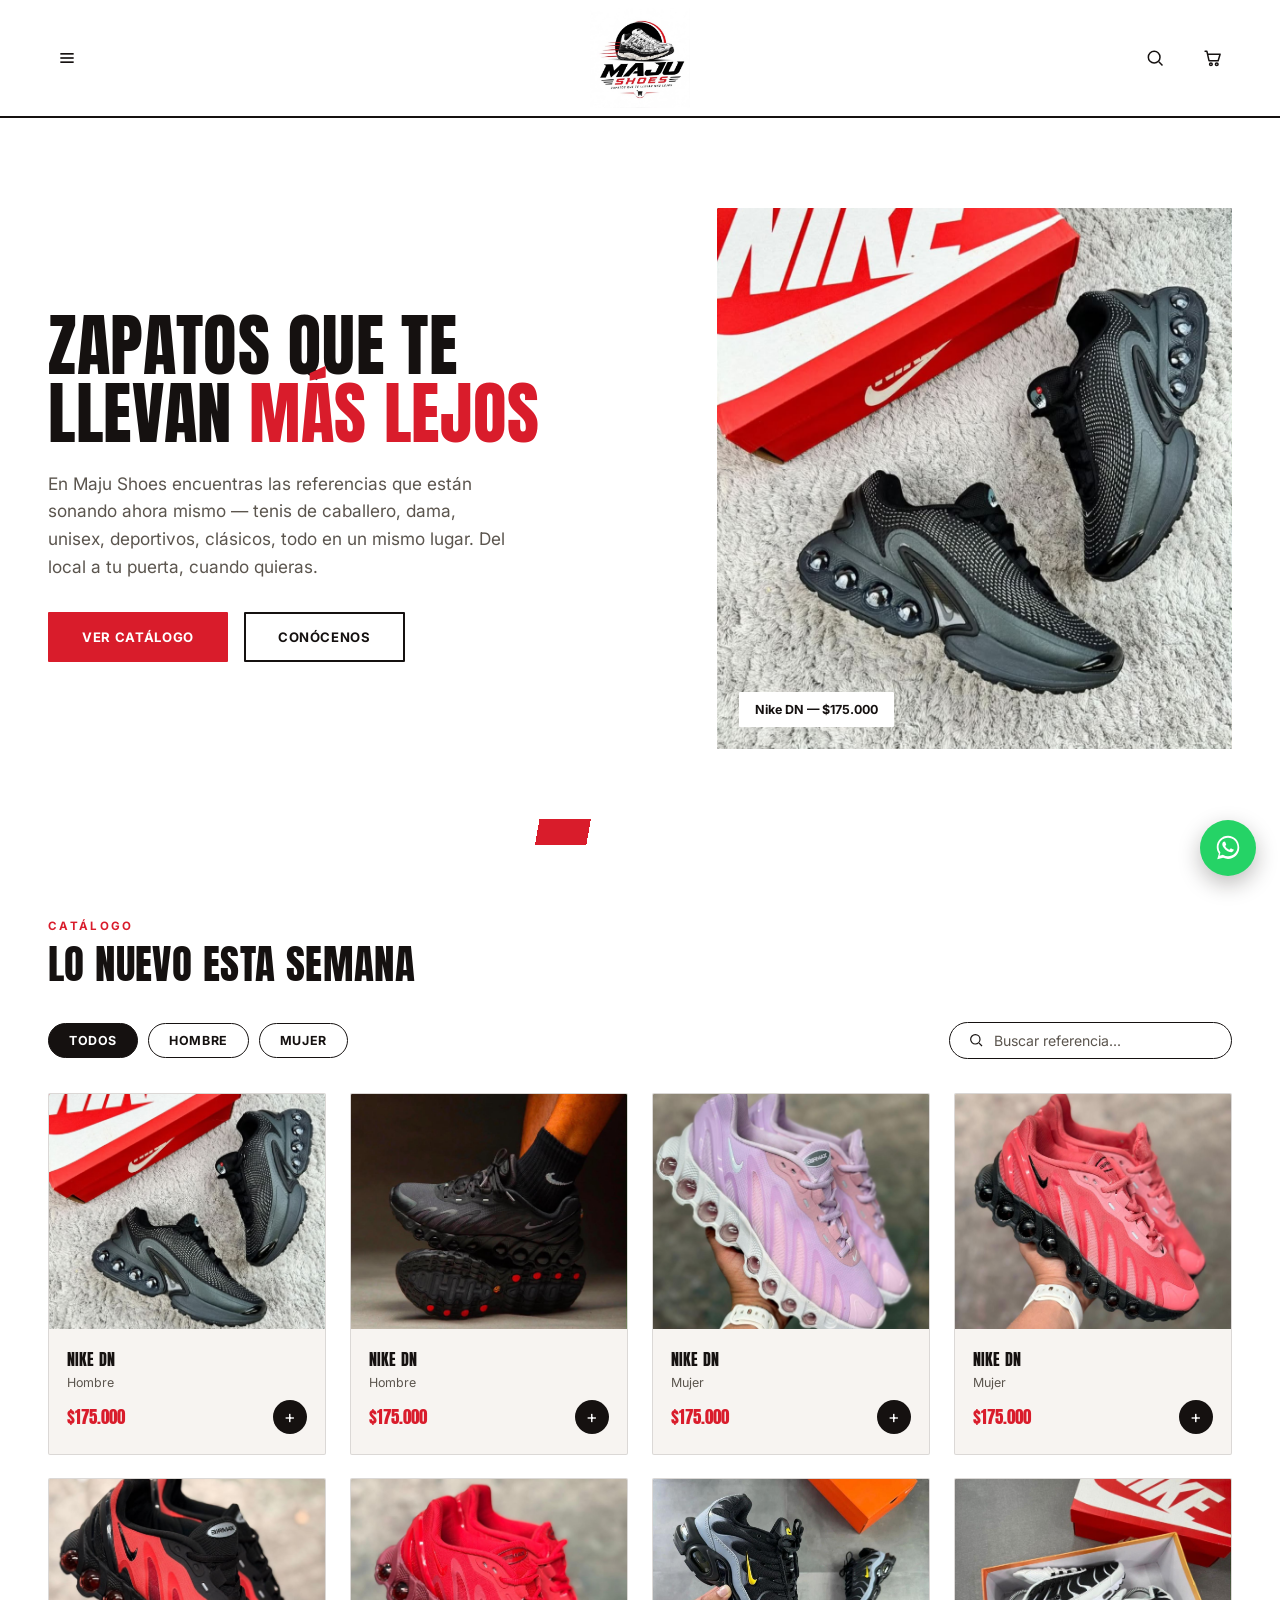
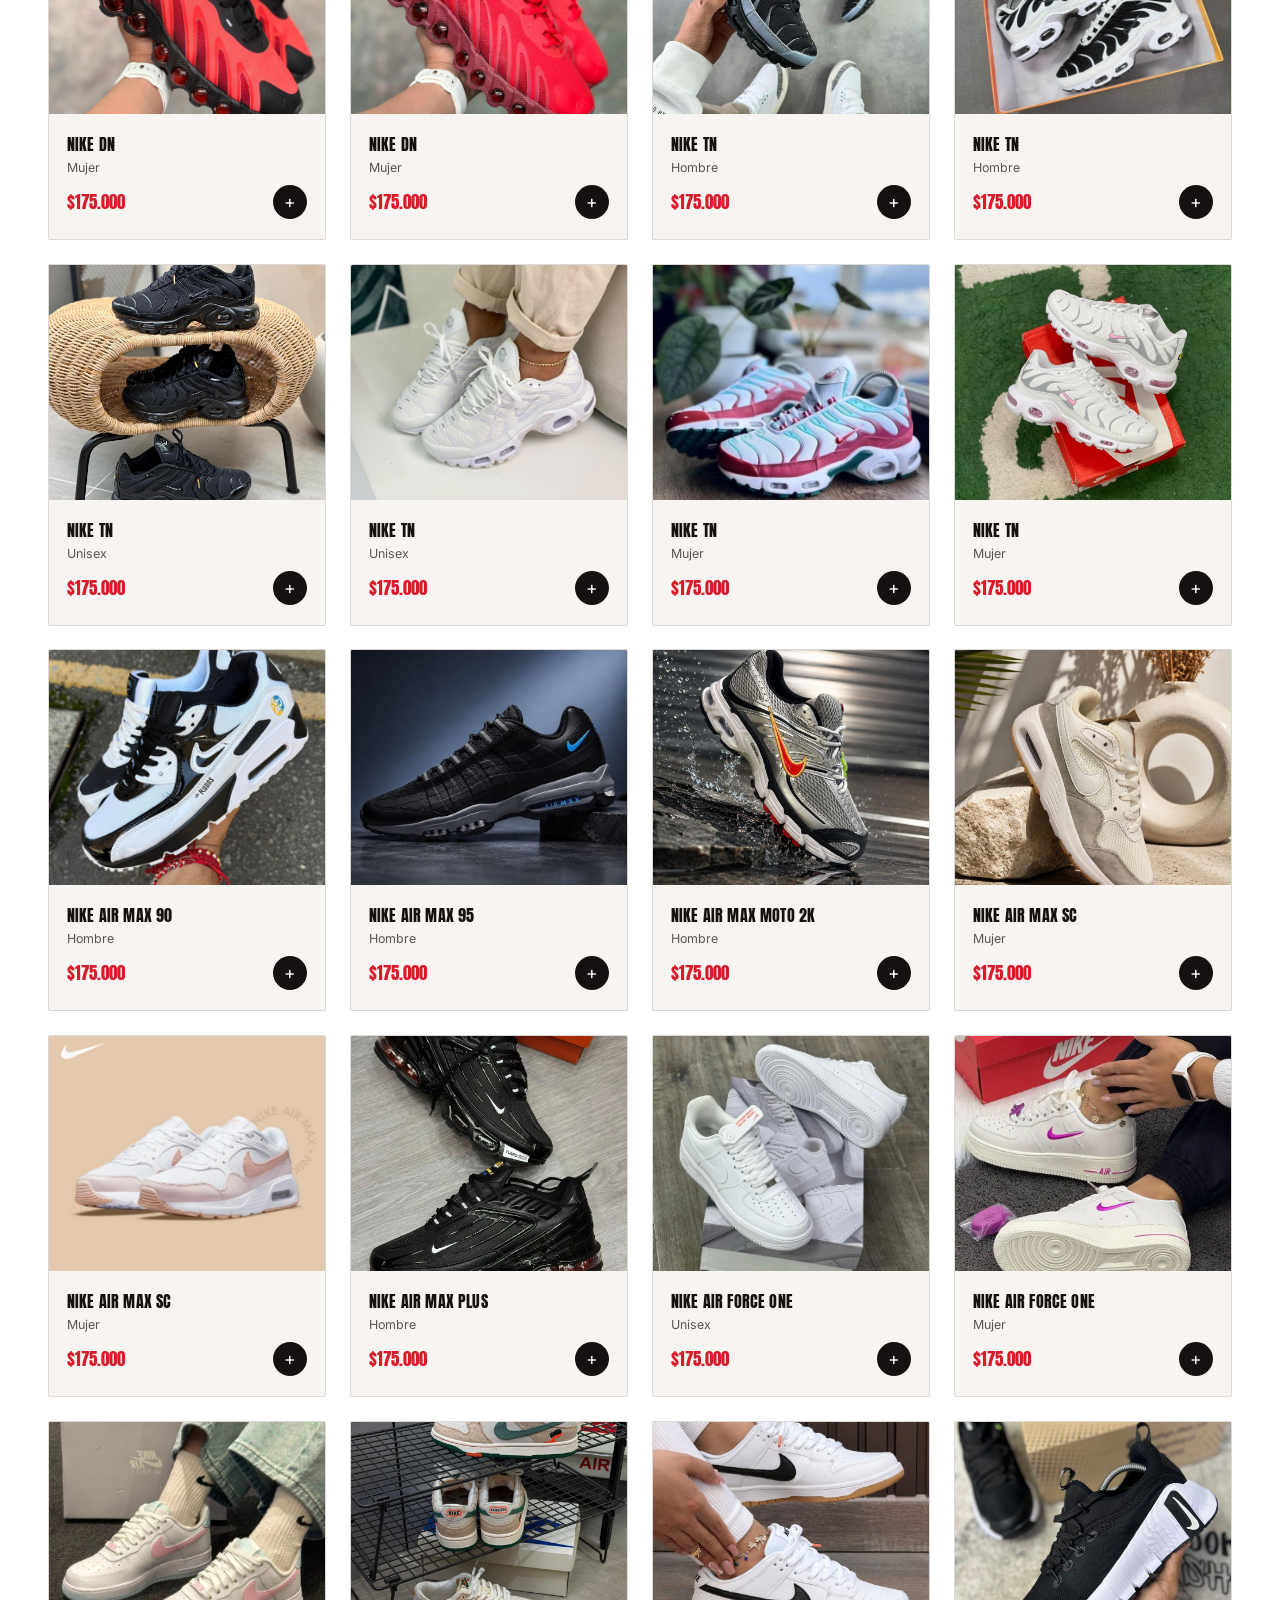
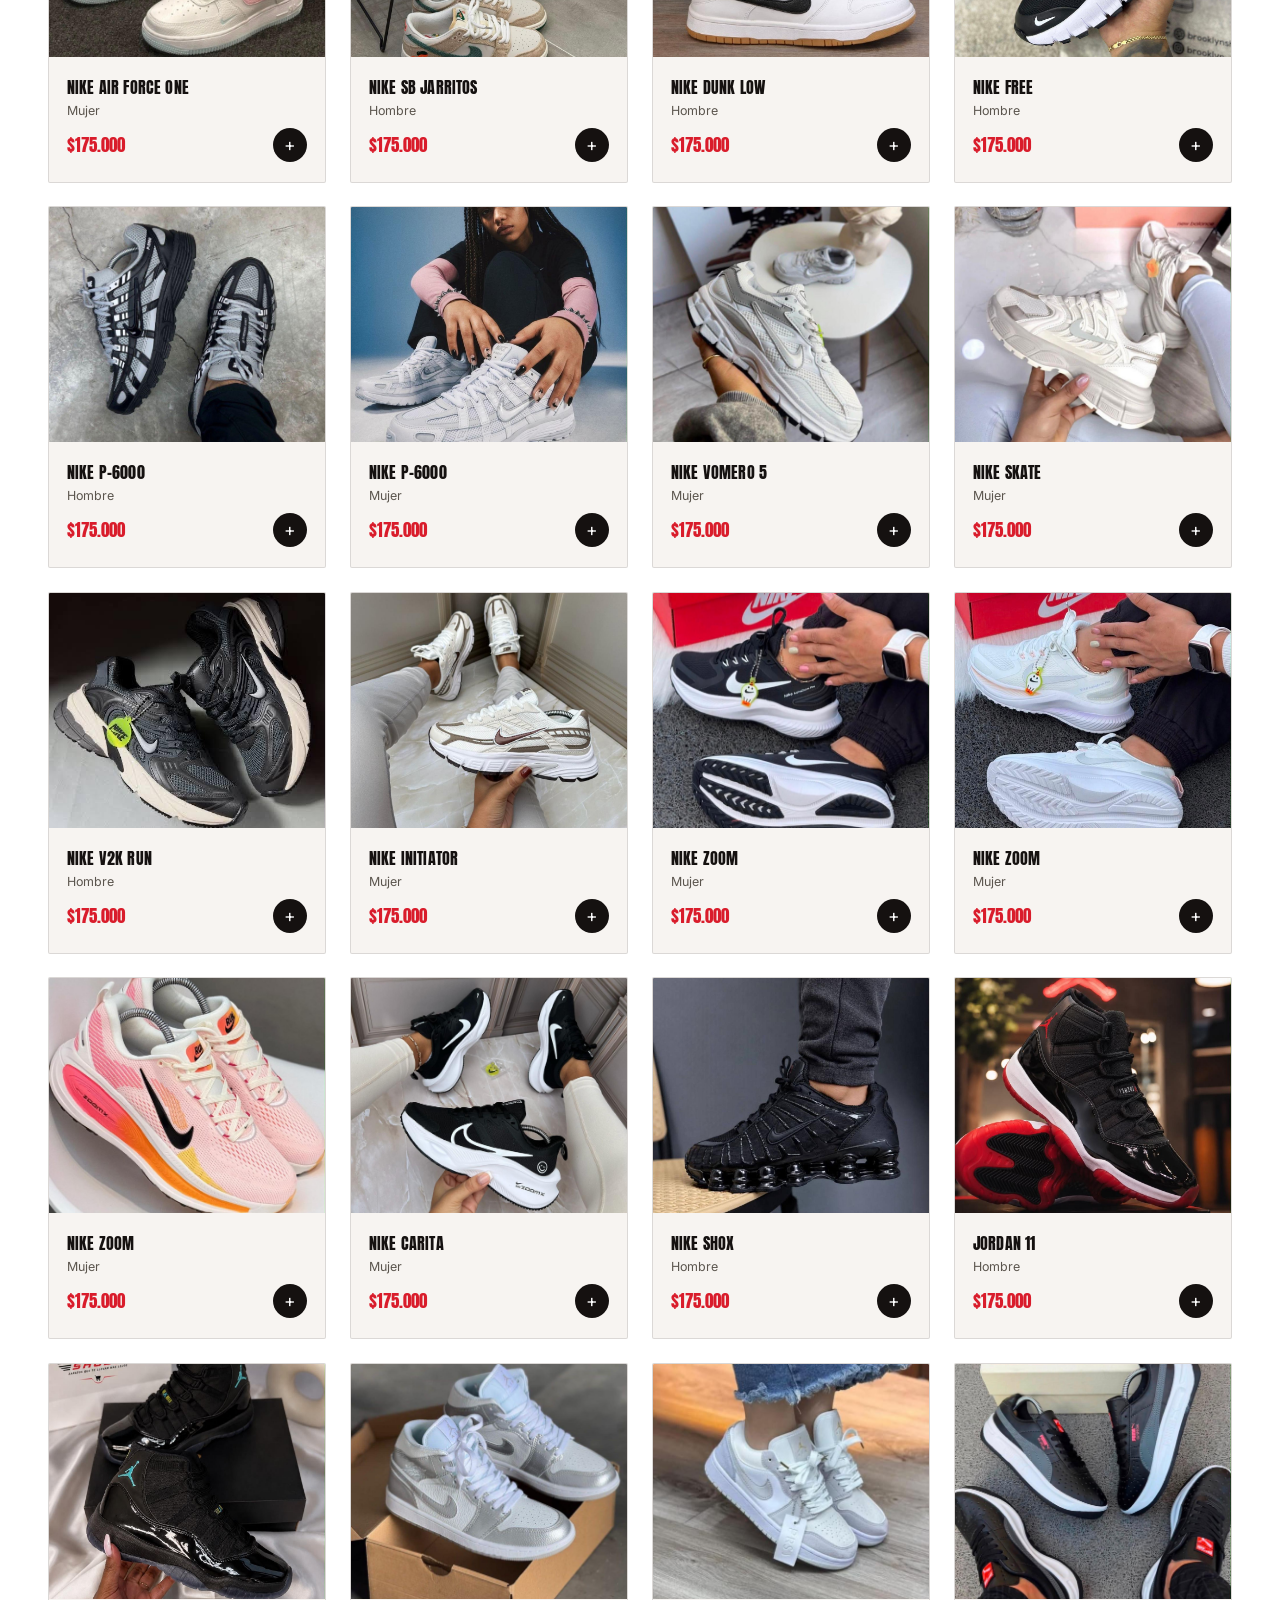
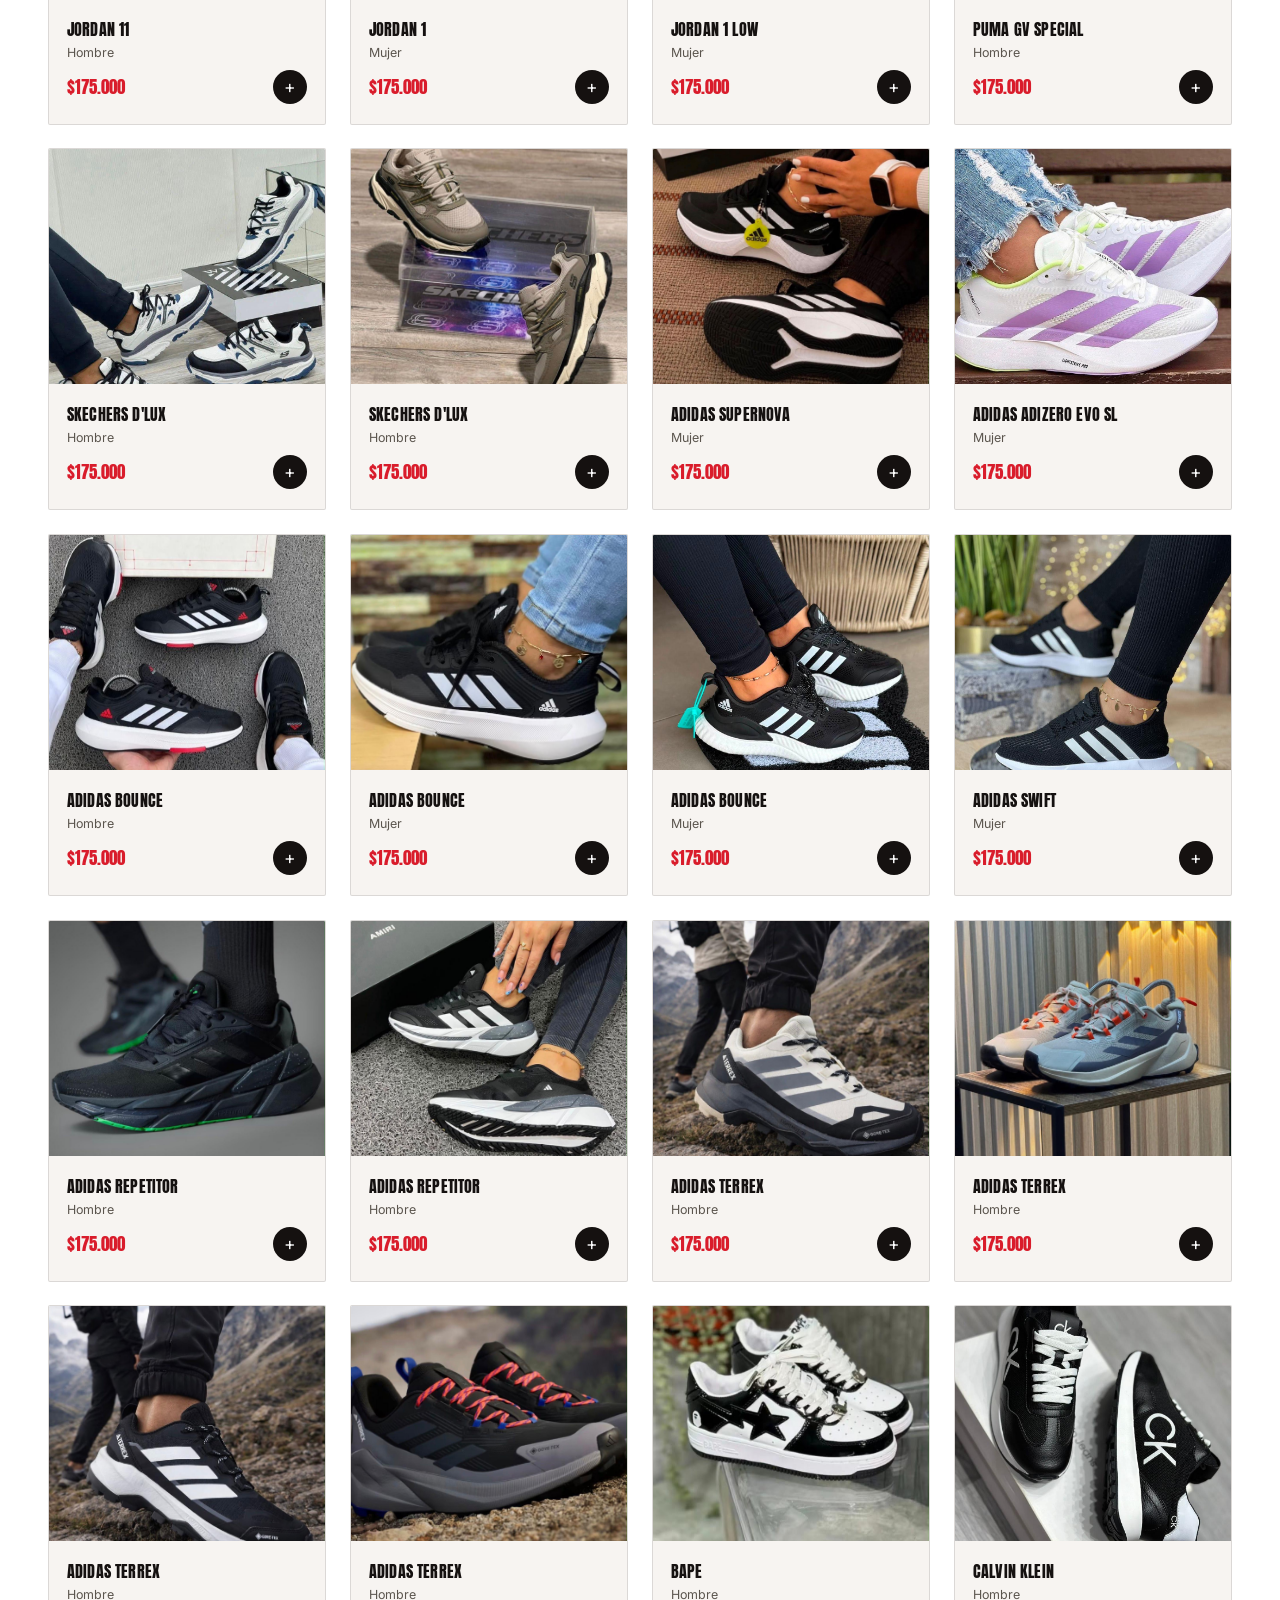
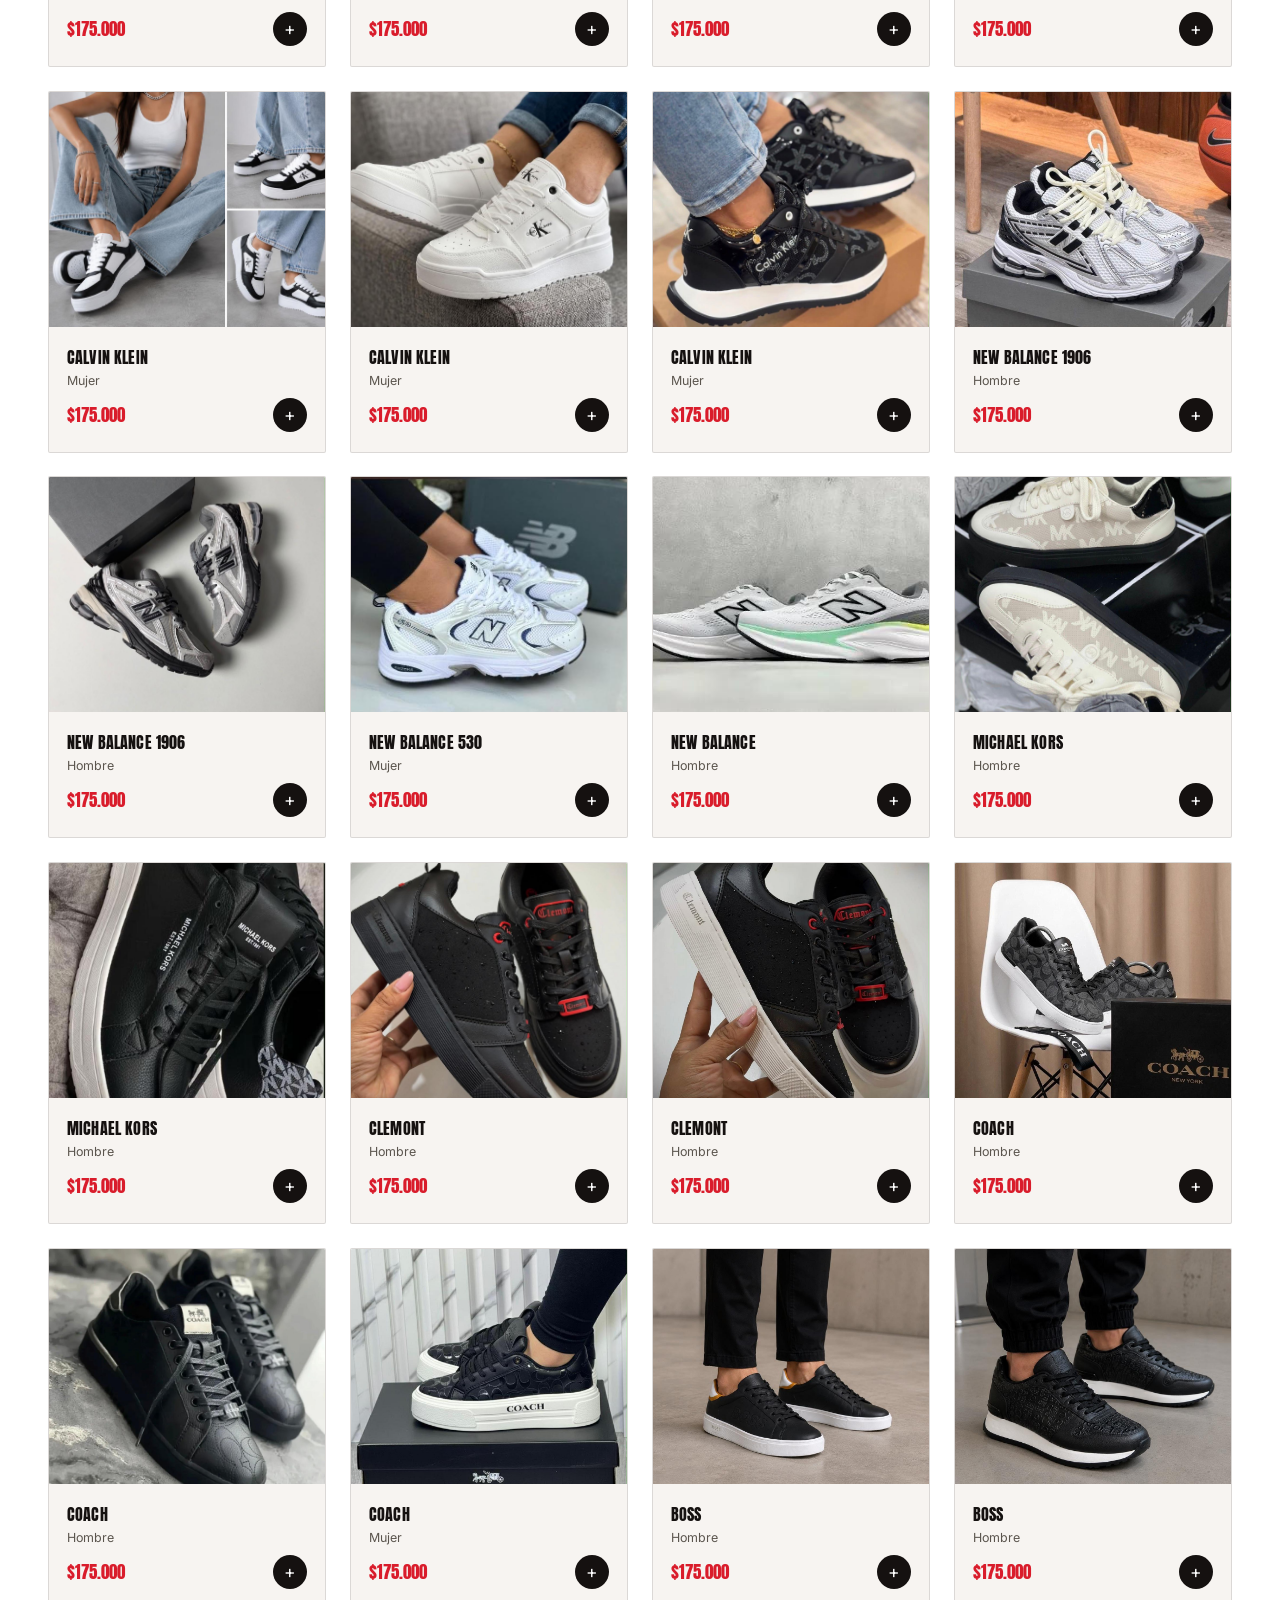
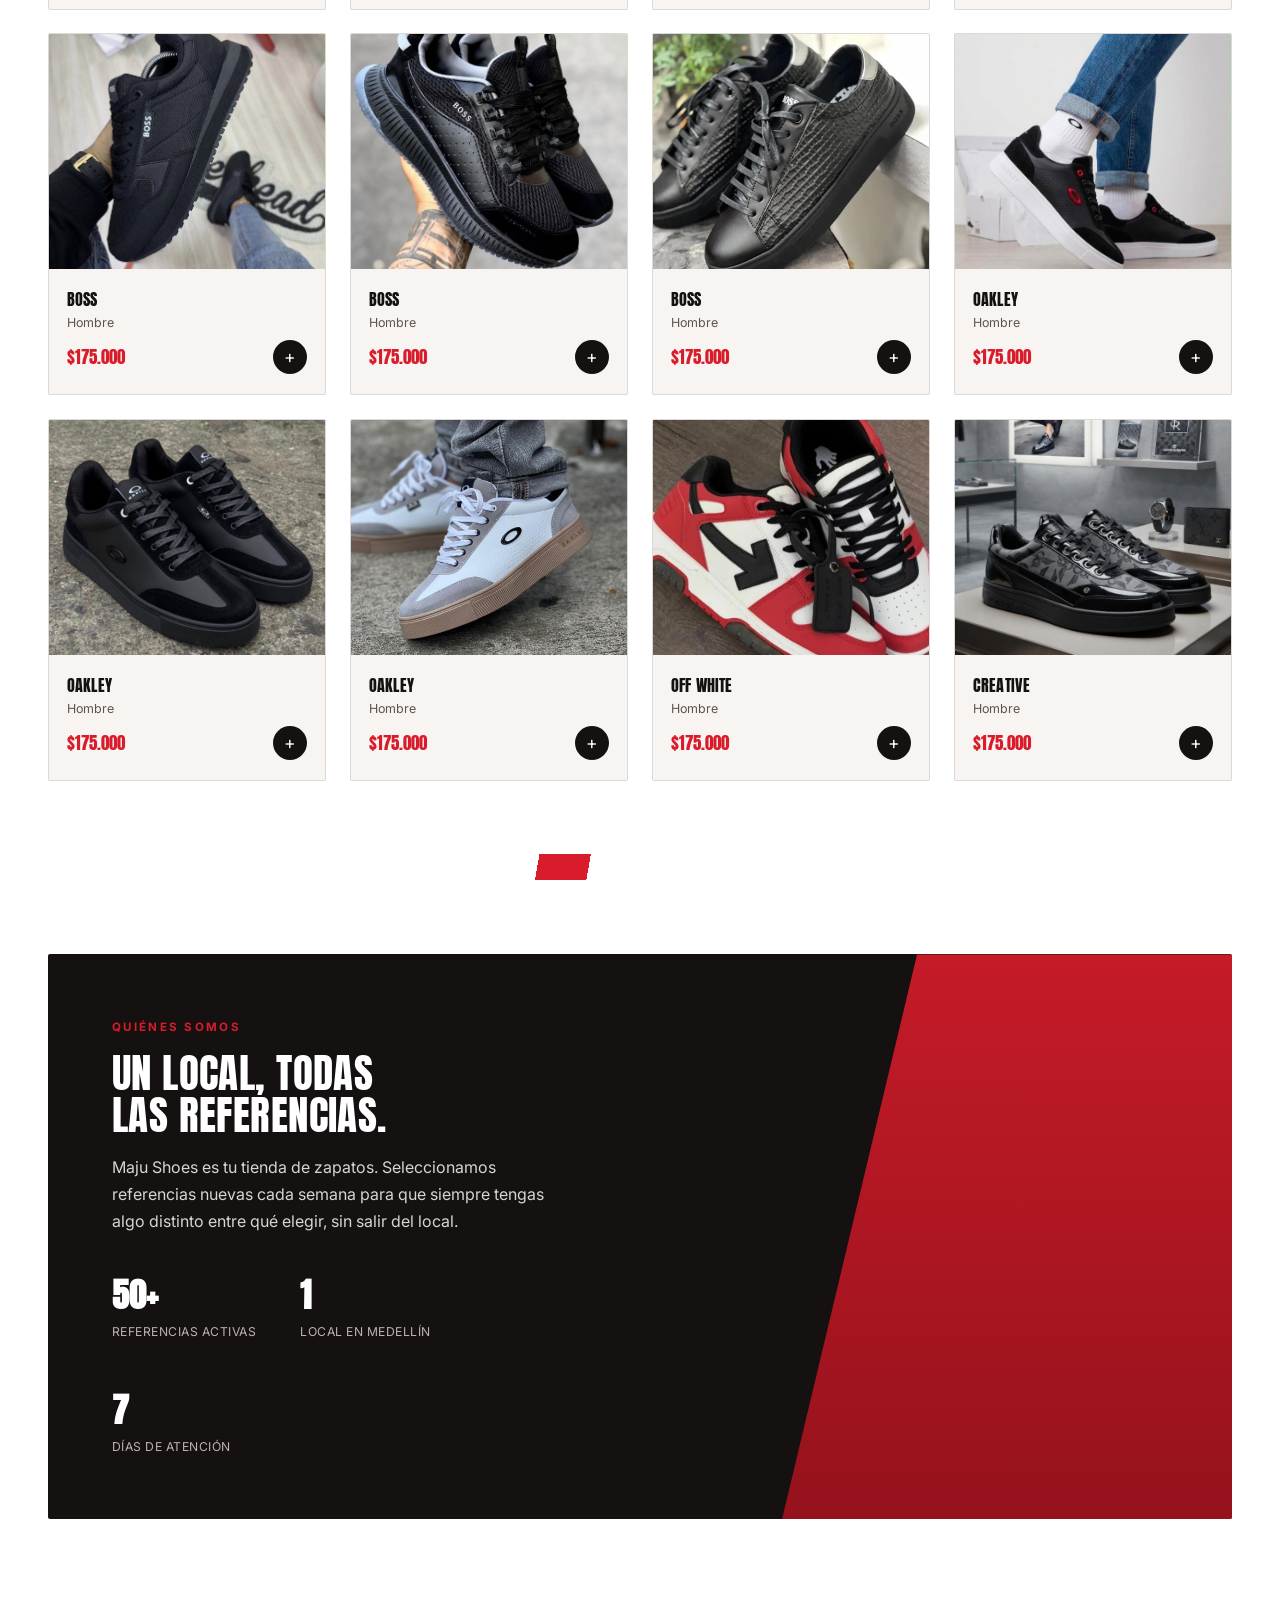
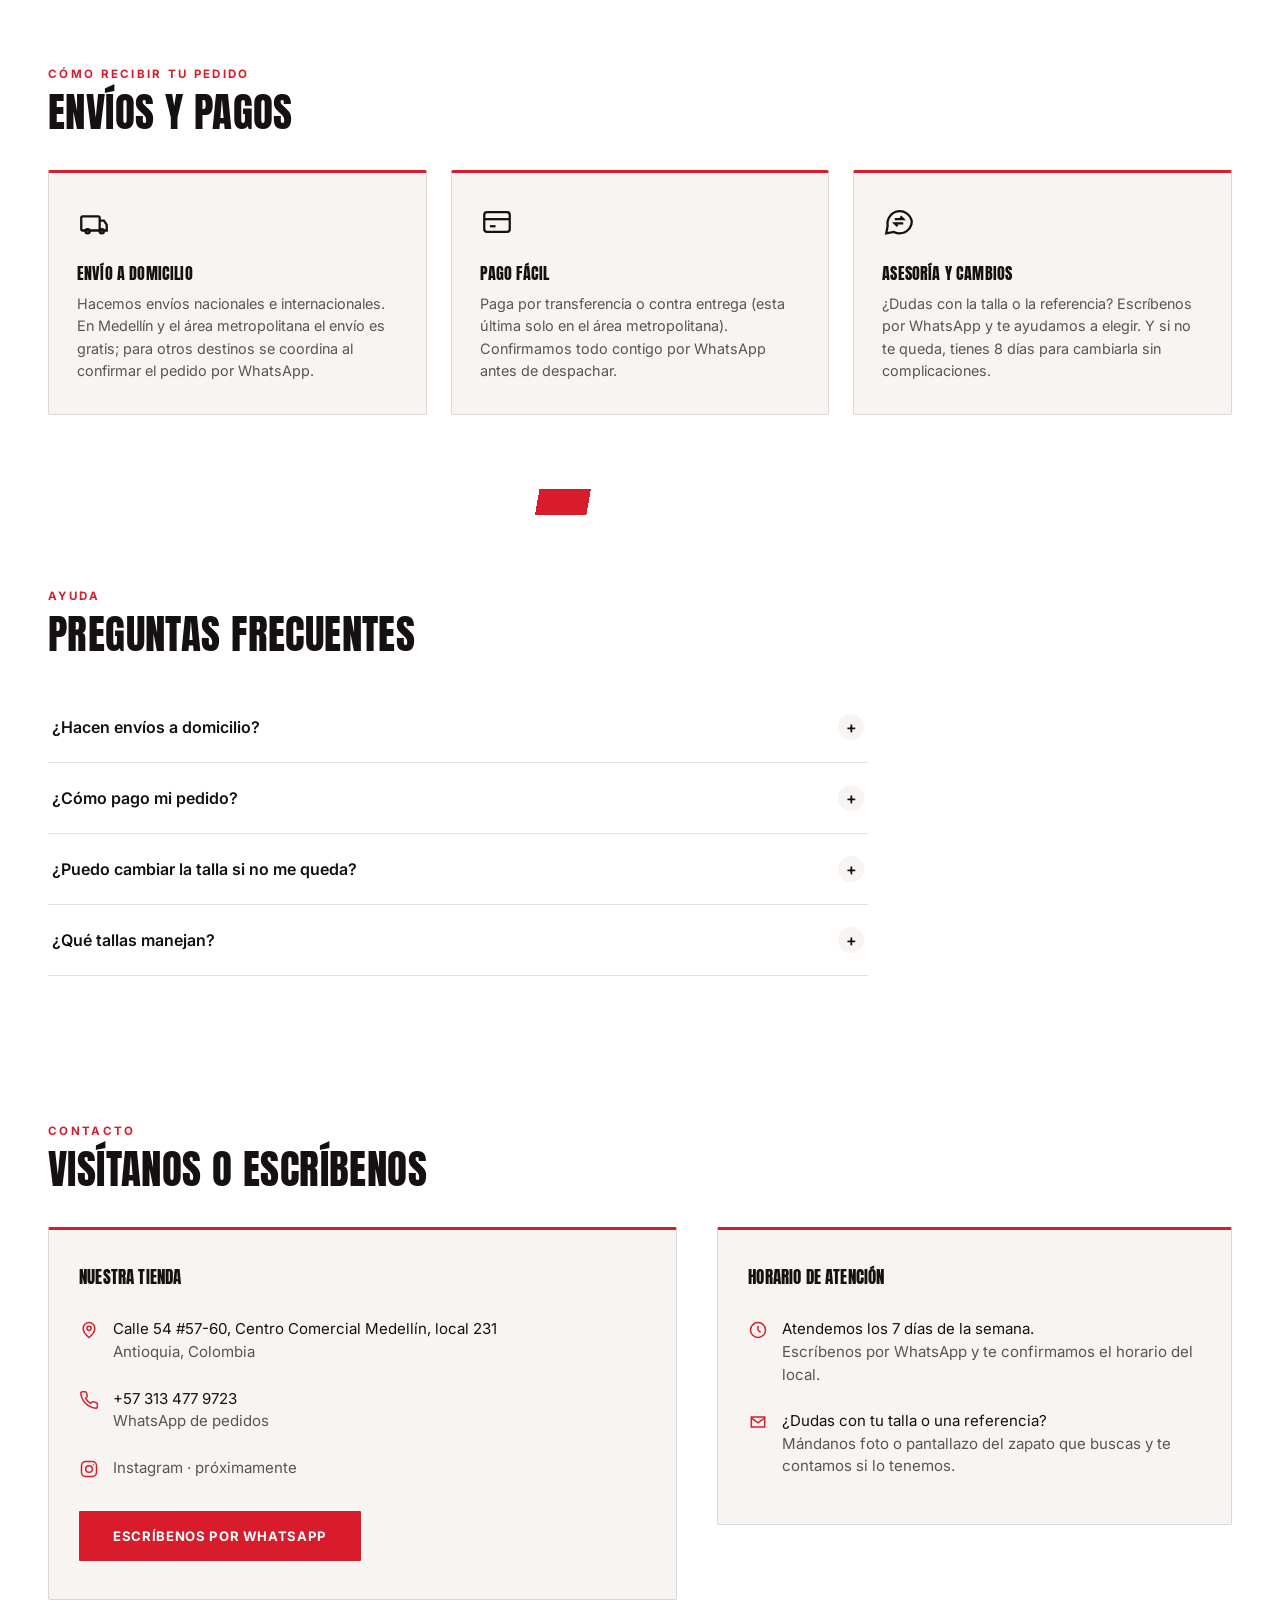
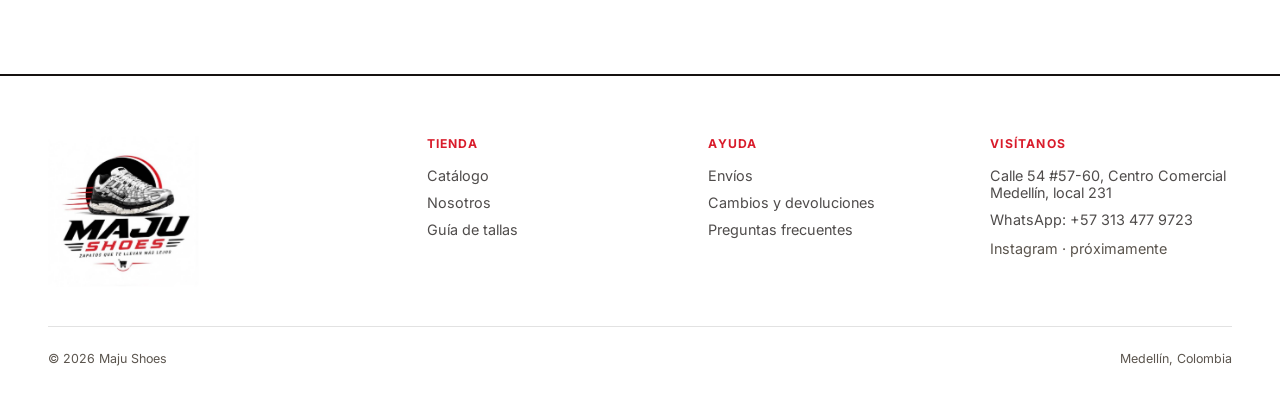
<file: index.html>
<!DOCTYPE html>
<html lang="es">
<head>
<meta charset="UTF-8">
<meta name="viewport" content="width=device-width, initial-scale=1.0">
<title>Maju Shoes — Tienda de zapatos en Medellín</title>
<meta name="description" content="Maju Shoes: tenis, botas y zapatos casuales en Medellín. Compra en línea, recibe a domicilio o recoge gratis en nuestro local de la Calle 54 #57-60.">
<link rel="icon" type="image/png" href="img/favicon.png">
<link rel="apple-touch-icon" href="img/apple-touch-icon.png">
<link rel="preconnect" href="https://fonts.googleapis.com">
<link rel="preconnect" href="https://fonts.gstatic.com" crossorigin>
<link href="https://fonts.googleapis.com/css2?family=Anton&family=Inter:wght@400;500;600;700&display=swap" rel="stylesheet">
<!-- ?v= fuerza a los navegadores a bajar el archivo nuevo en vez de usar el de
     caché. SUBE EL NÚMERO EN LOS TRES ENLACES (aquí y en los dos <script> del
     final) cada vez que cambies los estilos o el código.

     Agregar, quitar o editar productos YA NO necesita subirlo: el catálogo
     vive en data/products.json y se pide con cache: 'no-cache', así que el
     navegador siempre trae la versión nueva. -->
<link rel="stylesheet" href="css/styles.css?v=18">
</head>
<body>

<div class="progress-bar" id="progressBar"></div>

<header>
  <button class="icon-btn hamburger" id="hamburgerBtn" aria-label="Abrir menú" aria-expanded="false">
    <svg viewBox="0 0 24 24" fill="none" stroke="currentColor" stroke-width="2"><line x1="4" y1="7" x2="20" y2="7"/><line x1="4" y1="12" x2="20" y2="12"/><line x1="4" y1="17" x2="20" y2="17"/></svg>
  </button>
  <a class="logo" href="#" aria-label="Maju Shoes — inicio"><img class="logo-img" src="img/logo.jpeg" alt="Maju Shoes"></a>
  <div class="header-actions">
    <button class="icon-btn" id="searchBtn" aria-label="Buscar en el catálogo" title="Buscar">
      <svg viewBox="0 0 24 24" fill="none" stroke="currentColor" stroke-width="1.8"><circle cx="11" cy="11" r="7"/><line x1="21" y1="21" x2="16.6" y2="16.6"/></svg>
    </button>
    <button class="icon-btn cart-icon-wrap" id="cartIcon" aria-label="Abrir carrito">
      <svg viewBox="0 0 24 24" fill="none" stroke="currentColor" stroke-width="1.8" stroke-linecap="round" stroke-linejoin="round"><path d="M2.5 4h2.2l2.5 11.2h11l2.3-7.7H6"/><circle cx="9.5" cy="19.5" r="1.6"/><circle cx="16.5" cy="19.5" r="1.6"/></svg>
      <span class="cart-count hidden" id="cartCount">0</span>
    </button>
  </div>
</header>

<nav class="nav-menu" id="mobileMenu" aria-label="Menú principal">
  <a href="#catalogo">Catálogo</a>
  <a href="#nosotros">Nosotros</a>
  <a href="#entrega">Envíos</a>
  <a href="#faq">Preguntas</a>
  <a href="#contacto">Contacto</a>
</nav>

<section class="hero">
  <div>
    <h1><span class="split-word" style="animation-delay:.05s">Zapatos</span> <span class="split-word" style="animation-delay:.11s">que</span> <span class="split-word" style="animation-delay:.17s">te</span><br><span class="split-word" style="animation-delay:.23s">llevan</span> <span class="split-word" style="animation-delay:.29s"><em>más</em></span> <span class="split-word" style="animation-delay:.35s"><em>lejos</em></span></h1>
    <p>En Maju Shoes encuentras las referencias que están sonando ahora mismo — tenis de caballero, dama, unisex, deportivos, clásicos, todo en un mismo lugar. Del local a tu puerta, cuando quieras.</p>
    <div class="btn-row">
      <a class="btn btn-primary" href="#catalogo">Ver catálogo</a>
      <a class="btn btn-ghost" href="#nosotros">Conócenos</a>
    </div>
  </div>
  <div class="hero-art">
    <svg viewBox="0 0 200 140" fill="none" stroke="#FFFFFF" stroke-width="2.2" stroke-linecap="round" stroke-linejoin="round" aria-hidden="true">
      <path d="M16 108 C16 90, 28 78, 44 74 L92 58 C104 54, 112 44, 118 32 C122 24, 132 22, 138 28 L150 40 C168 44, 182 56, 182 78 L182 108 C182 114, 178 118, 172 118 L22 118 C18 118, 16 114, 16 108 Z"/>
      <path d="M44 74 L44 96" stroke-dasharray="3 5"/>
      <path d="M62 68 L64 92" stroke-dasharray="3 5"/>
      <path d="M80 62 L84 90" stroke-dasharray="3 5"/>
    </svg>
    <div class="hero-tag" id="heroTag">Maju Runner — $259.000</div>
  </div>
</section>

<div class="stripe"></div>

<section id="catalogo">
  <div class="section-head reveal">
    <div>
      <p class="eyebrow">Catálogo</p>
      <h2>Lo nuevo esta semana</h2>
    </div>
  </div>
  <div class="catalog-toolbar reveal">
    <div class="chips" id="categoryChips" role="group" aria-label="Filtrar catálogo"></div>
    <div class="search-box">
      <svg viewBox="0 0 24 24" fill="none" stroke="currentColor" stroke-width="1.8" aria-hidden="true"><circle cx="11" cy="11" r="7"/><line x1="21" y1="21" x2="16.6" y2="16.6"/></svg>
      <input type="search" id="searchInput" placeholder="Buscar referencia..." aria-label="Buscar en el catálogo">
    </div>
  </div>
  <div class="grid" id="productGrid"></div>
</section>

<div class="stripe"></div>

<section id="nosotros">
  <div class="about reveal">
    <div class="about-copy">
      <p class="eyebrow">Quiénes somos</p>
      <h2>Un local, todas<br>las referencias.</h2>
      <p>Maju Shoes es tu tienda de zapatos. Seleccionamos referencias nuevas cada semana para que siempre tengas algo distinto entre qué elegir, sin salir del local.</p>
      <div class="stat-row">
        <div class="stat"><b data-count="50" data-suffix="+">0</b><span>referencias activas</span></div>
        <div class="stat"><b data-count="1" data-suffix="">0</b><span>local en Medellín</span></div>
        <div class="stat"><b data-count="7" data-suffix="">0</b><span>días de atención</span></div>
      </div>
    </div>
  </div>
</section>

<section id="entrega">
  <div class="section-head">
    <div>
      <p class="eyebrow">Cómo recibir tu pedido</p>
      <h2>Envíos y pagos</h2>
    </div>
  </div>
  <div class="options reveal">
    <div class="opt">
      <svg class="icon" viewBox="0 0 24 24" fill="none" stroke="currentColor" stroke-width="1.6"><rect x="3" y="8" width="13" height="10" rx="1"/><path d="M16 11h3l2 3v4h-5"/><circle cx="7.5" cy="18.5" r="1.5"/><circle cx="17.5" cy="18.5" r="1.5"/></svg>
      <h3>Envío a domicilio</h3>
      <p>Hacemos envíos nacionales e internacionales. En Medellín y el área metropolitana el envío es gratis; para otros destinos se coordina al confirmar el pedido por WhatsApp.</p>
    </div>
    <div class="opt">
      <svg class="icon" viewBox="0 0 24 24" fill="none" stroke="currentColor" stroke-width="1.6"><rect x="3" y="5" width="18" height="14" rx="2"/><path d="M3 10h18"/><path d="M7 15h4"/></svg>
      <h3>Pago fácil</h3>
      <p>Paga por transferencia o contra entrega (esta última solo en el área metropolitana). Confirmamos todo contigo por WhatsApp antes de despachar.</p>
    </div>
    <div class="opt">
      <svg class="icon" viewBox="0 0 24 24" fill="none" stroke="currentColor" stroke-width="1.6"><path d="M21 11.5a8.5 8.5 0 0 1-8.5 8.5c-1.5 0-2.9-.4-4.1-1L3 20l1-5.4A8.5 8.5 0 1 1 21 11.5z"/><path d="M9 10h6l-2-2"/><path d="M15 13H9l2 2"/></svg>
      <h3>Asesoría y cambios</h3>
      <p>¿Dudas con la talla o la referencia? Escríbenos por WhatsApp y te ayudamos a elegir. Y si no te queda, tienes 8 días para cambiarla sin complicaciones.</p>
    </div>
  </div>
</section>

<div class="stripe"></div>

<section id="faq">
  <div class="section-head reveal">
    <div>
      <p class="eyebrow">Ayuda</p>
      <h2>Preguntas frecuentes</h2>
    </div>
  </div>
  <div class="faq-list reveal">
    <div class="faq-item">
      <button class="faq-q" aria-expanded="false">¿Hacen envíos a domicilio?<span class="faq-arrow">+</span></button>
      <div class="faq-a"><p>Sí, hacemos envíos a todo Colombia y también internacionales. En Medellín y el área metropolitana el envío es gratis; para otros destinos te indicamos el costo y el tiempo estimado cuando confirmes tu pedido. Ten en cuenta que el pago contra entrega solo está disponible en Medellín y el área metropolitana.</p></div>
    </div>
    <div class="faq-item">
      <button class="faq-q" aria-expanded="false">¿Cómo pago mi pedido?<span class="faq-arrow">+</span></button>
      <div class="faq-a"><p>El pago se coordina por WhatsApp al confirmar tu pedido, puedes pagar por transferencia o, si estás en Medellín o el área metropolitana, también puedes pagar contra entrega al momento de recibirlo, ya sea en efectivo o por transferencia.</p></div>
    </div>
    <div class="faq-item">
      <button class="faq-q" aria-expanded="false">¿Puedo cambiar la talla si no me queda?<span class="faq-arrow">+</span></button>
      <div class="faq-a"><p>Sí. Aceptamos cambios de talla o de referencia dentro de los 8 días siguientes a la entrega, siempre que el producto esté sin uso. Escríbenos por WhatsApp y coordinamos el cambio.</p></div>
    </div>
    <div class="faq-item">
      <button class="faq-q" aria-expanded="false">¿Qué tallas manejan?<span class="faq-arrow">+</span></button>
      <div class="faq-a"><p>Manejamos tallas de la 35 a la 44 según la referencia. En cada producto ves las tallas disponibles, y si tienes dudas puedes consultar nuestra <a href="#" data-open-size-guide>guía de tallas</a>.</p></div>
    </div>
  </div>
</section>

<section id="contacto">
  <div class="section-head reveal">
    <div>
      <p class="eyebrow">Contacto</p>
      <h2>Visítanos o escríbenos</h2>
    </div>
  </div>
  <div class="contact-grid reveal">
    <div class="contact-card">
      <h3>Nuestra tienda</h3>
      <div class="contact-line">
        <svg viewBox="0 0 24 24" fill="none" stroke="currentColor" stroke-width="1.8"><path d="M12 21s-7-5.5-7-11a7 7 0 0 1 14 0c0 5.5-7 11-7 11z"/><circle cx="12" cy="10" r="2.5"/></svg>
        <span><a id="contactAddress" href="#" target="_blank" rel="noopener">Calle 54 #57-60, Centro Comercial Medellín, local 231</a><br><span class="muted">Antioquia, Colombia</span></span>
      </div>
      <div class="contact-line">
        <svg viewBox="0 0 24 24" fill="none" stroke="currentColor" stroke-width="1.8"><path d="M22 16.9v3a2 2 0 0 1-2.2 2 19.8 19.8 0 0 1-8.6-3.1 19.5 19.5 0 0 1-6-6A19.8 19.8 0 0 1 2.1 4.2 2 2 0 0 1 4.1 2h3a2 2 0 0 1 2 1.7c.1 1 .4 2 .7 2.9a2 2 0 0 1-.5 2.1L8 10a16 16 0 0 0 6 6l1.3-1.3a2 2 0 0 1 2.1-.5c.9.3 1.9.6 2.9.7a2 2 0 0 1 1.7 2z"/></svg>
        <span><a id="contactPhone" href="#">+57 313 477 9723</a><br><span class="muted">WhatsApp de pedidos</span></span>
      </div>
      <div class="contact-line" id="contactInstagramLine">
        <svg viewBox="0 0 24 24" fill="none" stroke="currentColor" stroke-width="1.8"><rect x="3" y="3" width="18" height="18" rx="5"/><circle cx="12" cy="12" r="4"/><circle cx="17.2" cy="6.8" r="0.8" fill="currentColor" stroke="none"/></svg>
        <span id="contactInstagram" class="muted">Instagram · próximamente</span>
      </div>
      <div class="contact-cta">
        <a class="btn btn-primary" id="contactWaBtn" href="#" target="_blank" rel="noopener">Escríbenos por WhatsApp</a>
      </div>
    </div>
    <div class="contact-card">
      <h3>Horario de atención</h3>
      <div class="contact-line">
        <svg viewBox="0 0 24 24" fill="none" stroke="currentColor" stroke-width="1.8"><circle cx="12" cy="12" r="9"/><path d="M12 7v5l3 3"/></svg>
        <span>Atendemos los 7 días de la semana.<br><span class="muted">Escríbenos por WhatsApp y te confirmamos el horario del local.</span></span>
      </div>
      <div class="contact-line">
        <svg viewBox="0 0 24 24" fill="none" stroke="currentColor" stroke-width="1.8"><path d="M4 6h16v12H4z"/><path d="M4 7l8 6 8-6"/></svg>
        <span>¿Dudas con tu talla o una referencia?<br><span class="muted">Mándanos foto o pantallazo del zapato que buscas y te contamos si lo tenemos.</span></span>
      </div>
    </div>
  </div>
</section>

<footer>
  <div class="foot-grid">
    <div>
      <img class="logo-img logo-img-foot" src="img/logo.jpeg" alt="Maju Shoes">
    </div>
    <div class="foot-col">
      <h4>Tienda</h4>
      <a href="#catalogo">Catálogo</a>
      <a href="#nosotros">Nosotros</a>
      <button type="button" data-open-size-guide>Guía de tallas</button>
    </div>
    <div class="foot-col">
      <h4>Ayuda</h4>
      <a href="#entrega">Envíos</a>
      <a href="#faq">Cambios y devoluciones</a>
      <a href="#faq">Preguntas frecuentes</a>
    </div>
    <div class="foot-col">
      <h4>Visítanos</h4>
      <a id="footAddress" href="#" target="_blank" rel="noopener">Calle 54 #57-60, Centro Comercial Medellín, local 231</a>
      <a id="footWhatsapp" href="#" target="_blank" rel="noopener">WhatsApp: +57 313 477 9723</a>
      <span class="muted" id="footInstagram">Instagram · próximamente</span>
    </div>
  </div>
  <div class="foot-bottom">
    <span>© 2026 Maju Shoes</span>
    <span>Medellín, Colombia</span>
  </div>
</footer>

<!-- Botón flotante de WhatsApp -->
<a class="wa-float" id="waFloat" href="#" target="_blank" rel="noopener" aria-label="Escribir por WhatsApp">
  <svg viewBox="0 0 32 32" fill="currentColor"><path d="M16 3C9.4 3 4 8.3 4 14.9c0 2.6.8 5 2.3 7L4.5 28l6.3-1.6a12 12 0 0 0 5.2 1.2c6.6 0 12-5.3 12-11.9C28 8.3 22.6 3 16 3zm0 21.8c-1.8 0-3.5-.5-5-1.3l-.4-.2-3.7 1 1-3.6-.3-.4a9.7 9.7 0 0 1-1.7-5.4c0-5.4 4.5-9.9 10.1-9.9s10.1 4.4 10.1 9.9-4.5 9.9-10.1 9.9zm5.5-7.4c-.3-.2-1.8-.9-2-1-.3-.1-.5-.2-.7.2-.2.3-.8 1-.9 1.1-.2.2-.4.2-.7.1-.3-.2-1.3-.5-2.4-1.5-.9-.8-1.5-1.8-1.7-2.1-.2-.3 0-.5.1-.6l.5-.5c.1-.2.2-.3.3-.5.1-.2 0-.4 0-.6l-1-2.3c-.2-.6-.5-.5-.7-.5h-.6c-.2 0-.5.1-.8.4-.3.3-1 1-1 2.5s1.1 2.9 1.2 3.1c.2.2 2.1 3.2 5.1 4.5.7.3 1.3.5 1.7.6.7.2 1.4.2 1.9.1.6-.1 1.8-.7 2-1.4.3-.7.3-1.3.2-1.4-.1-.1-.3-.2-.5-.2z"/></svg>
</a>

<!-- Capa oscura compartida -->
<div class="overlay" id="overlay"></div>

<!-- Carrito -->
<aside class="drawer" id="cartDrawer" aria-label="Carrito de compras" aria-hidden="true">
  <div class="drawer-head">
    <h3>Tu carrito</h3>
    <button class="close-x" id="cartClose" aria-label="Cerrar carrito">×</button>
  </div>
  <div class="drawer-items" id="cartItems"></div>
  <div class="drawer-foot">
    <div class="drawer-total"><span>Total</span><b id="cartTotal">$0</b></div>
    <p class="drawer-note">Al finalizar, tu pedido se envía por WhatsApp y coordinamos contigo el pago y la entrega.</p>
    <button class="btn btn-primary btn-block" id="checkoutBtn">Finalizar pedido</button>
  </div>
</aside>

<!-- Ventana de producto -->
<div class="modal" id="productModal" role="dialog" aria-modal="true" aria-hidden="true">
  <div class="modal-box">
    <button class="close-x modal-close" data-close-modal aria-label="Cerrar">×</button>
    <div class="product-layout">
      <div class="product-media" id="pmMedia"></div>
      <div class="product-info">
        <h3 id="pmName"></h3>
        <p class="cat" id="pmGender"></p>
        <span class="price" id="pmPrice"></span>
        <p class="size-label">Elige tu talla <button type="button" class="size-guide-link" data-open-size-guide>Guía de tallas</button></p>
        <div class="sizes" id="pmSizes"></div>
        <p class="size-hint" id="pmHint">Selecciona una talla para continuar.</p>
        <button class="btn btn-primary btn-block" id="pmAddBtn">Agregar al carrito</button>
      </div>
    </div>
  </div>
</div>

<!-- Guía de tallas -->
<div class="modal" id="sizeGuideModal" role="dialog" aria-modal="true" aria-hidden="true">
  <div class="modal-box">
    <button class="close-x modal-close" data-close-modal aria-label="Cerrar">×</button>
    <div class="size-guide-box">
      <!-- El tamaño va también en línea: si un navegador sirve un styles.css viejo
           desde caché, la foto igual se ajusta al modal en vez de desbordarlo. -->
      <img class="size-guide-img" src="img/guia-tallas.jpeg" width="1024" height="1536"
           style="display:block; width:100%; height:auto;"
           alt="Guía de tallas Maju Shoes: equivalencias CO, US, EUR y CM para caballero y dama.">
    </div>
  </div>
</div>

<!-- El ?v= debe coincidir con el del CSS de arriba. Ver la nota del <head>. -->
<script src="js/config.js?v=18"></script>
<script src="js/app.js?v=18"></script>
</body>
</html>
</file>
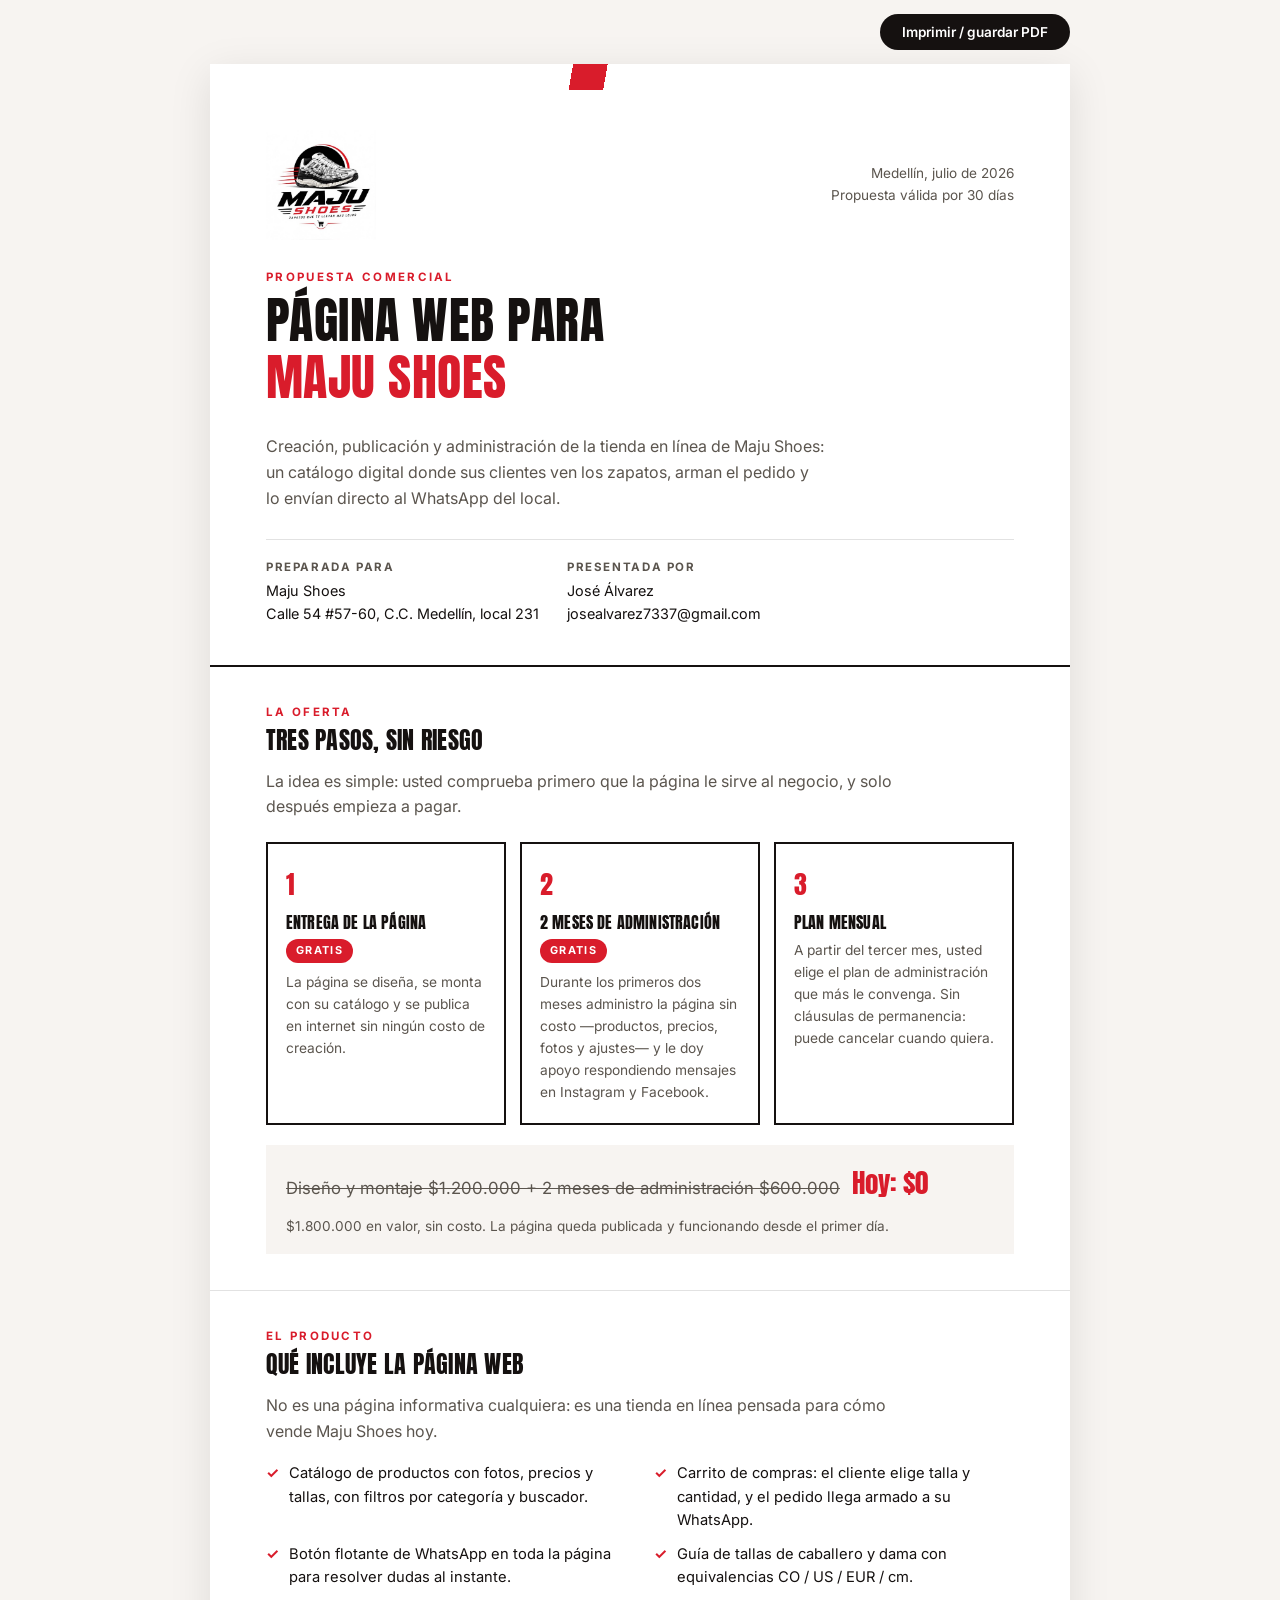
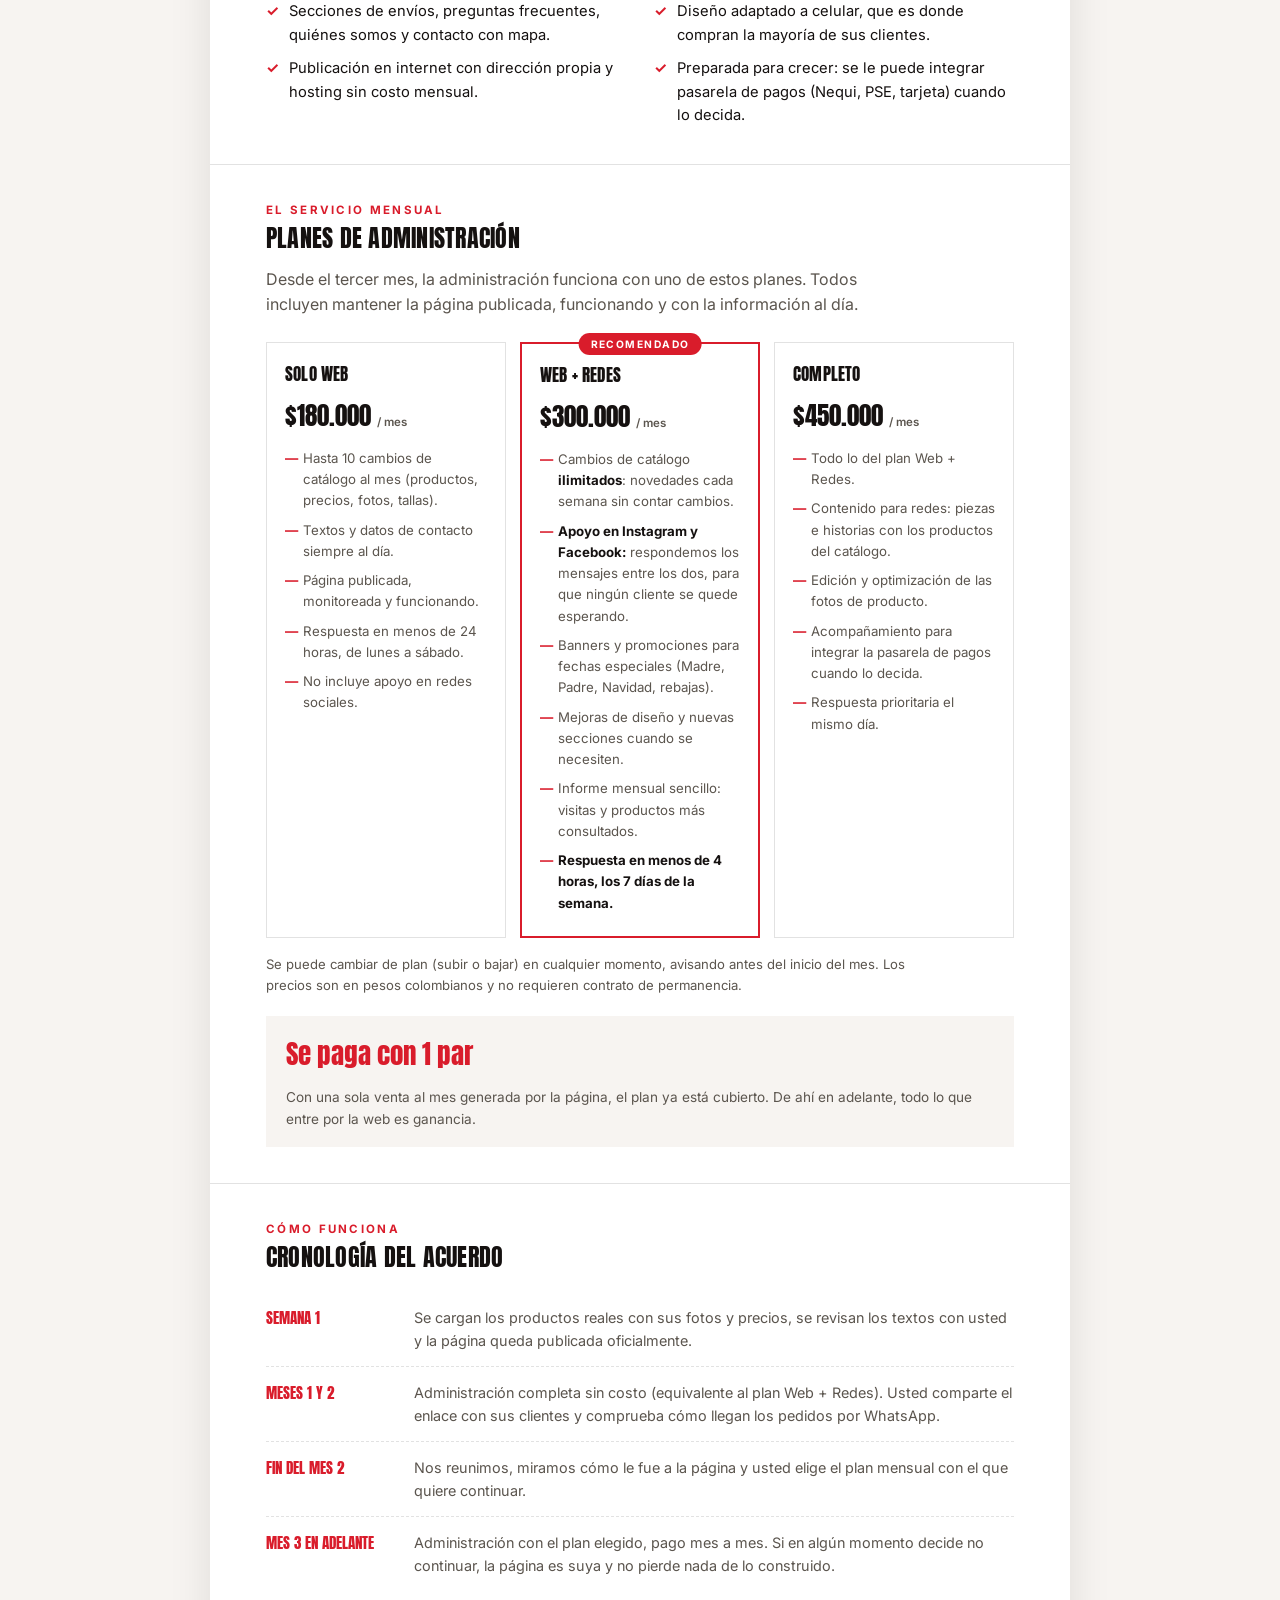
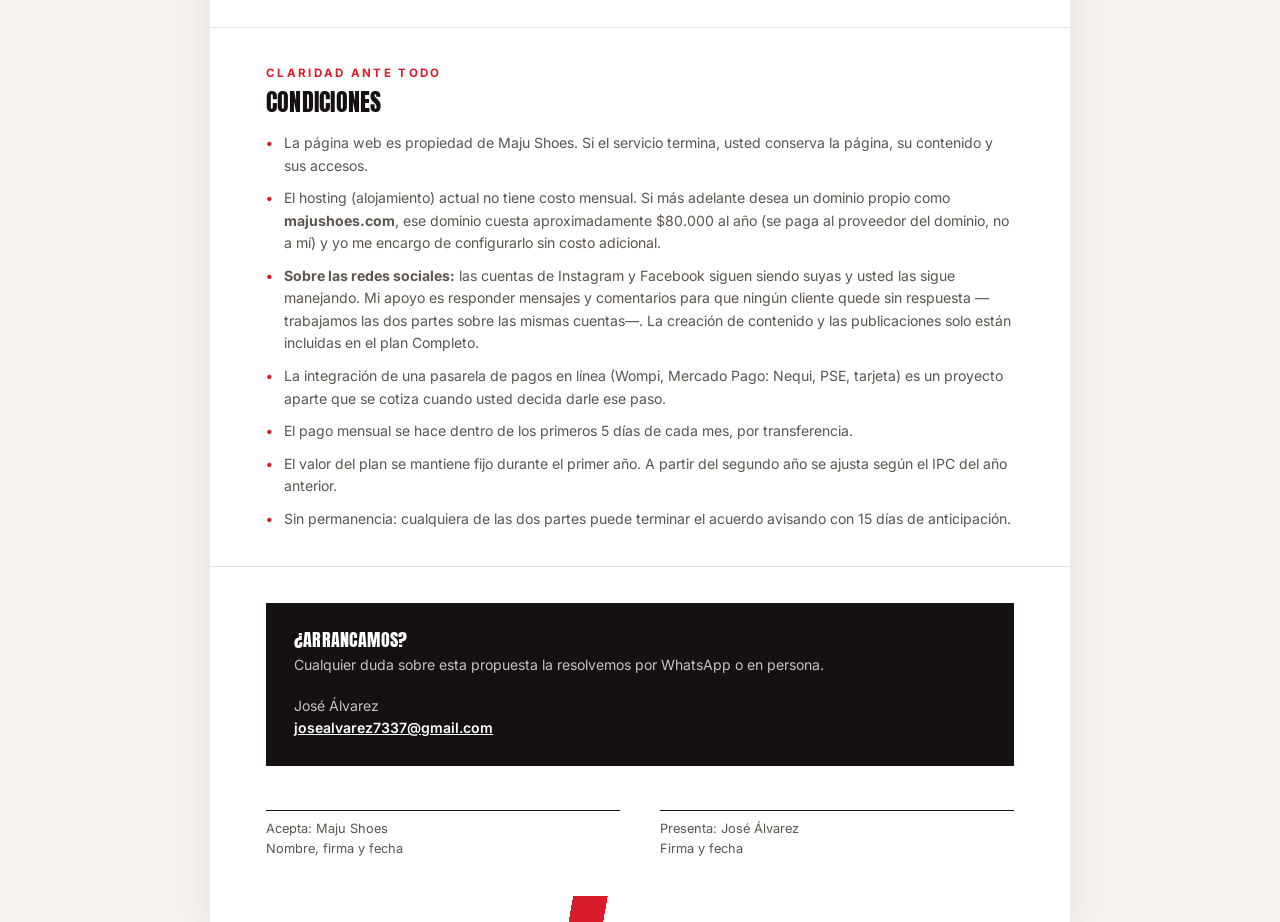
<file: propuesta.html>
<!DOCTYPE html>
<html lang="es">
<head>
<meta charset="UTF-8">
<meta name="viewport" content="width=device-width, initial-scale=1.0">
<title>Propuesta comercial — Página web Maju Shoes</title>
<meta name="description" content="Propuesta comercial: creación y administración de la página web de Maju Shoes.">
<meta name="robots" content="noindex, nofollow">
<link rel="icon" type="image/png" href="img/favicon.png">
<link rel="preconnect" href="https://fonts.googleapis.com">
<link rel="preconnect" href="https://fonts.gstatic.com" crossorigin>
<link href="https://fonts.googleapis.com/css2?family=Anton&family=Inter:wght@400;500;600;700&display=swap" rel="stylesheet">
<style>
  :root{
    --white:#FFFFFF;
    --paper:#F7F4F1;
    --red:#D91C2B;
    --red-dark:#A3121D;
    --black:#151110;
    --gray:#5B554E;
    --line:rgba(21,17,16,0.12);
  }
  *{box-sizing:border-box; margin:0; padding:0;}
  body{
    background:var(--paper);
    color:var(--black);
    font-family:'Inter', sans-serif;
    -webkit-font-smoothing:antialiased;
    line-height:1.6;
  }
  h1,h2,h3{
    font-family:'Anton', sans-serif;
    font-weight:400;
    letter-spacing:0.01em;
    text-transform:uppercase;
    line-height:1.15;
  }
  .eyebrow{
    font-size:0.72rem; letter-spacing:0.2em; text-transform:uppercase;
    color:var(--red); font-weight:700; margin-bottom:6px;
  }
  .stripe{
    height:26px; width:100%;
    background:linear-gradient(100deg, transparent 0 42%, var(--red) 42% 46%, transparent 46% 100%);
  }
  .sheet{
    max-width:860px; margin:0 auto; background:var(--white);
    box-shadow:0 10px 40px rgba(21,17,16,0.10);
  }
  .pad{padding:40px 56px;}

  /* ---------- Portada ---------- */
  .cover{
    border-bottom:2px solid var(--black);
    display:flex; flex-direction:column; gap:28px;
  }
  .cover-top{display:flex; align-items:center; justify-content:space-between; gap:20px;}
  .logo-img{height:110px; width:auto; display:block; mix-blend-mode:multiply;}
  .cover-date{font-size:0.85rem; color:var(--gray); text-align:right;}
  .cover h1{font-size:clamp(2rem, 5vw, 3.1rem);}
  .cover h1 em{font-style:normal; color:var(--red);}
  .cover-sub{color:var(--gray); max-width:560px;}
  .cover-meta{
    display:flex; flex-wrap:wrap; gap:28px; padding-top:18px;
    border-top:1px solid var(--line); font-size:0.9rem;
  }
  .cover-meta b{display:block; font-size:0.72rem; letter-spacing:0.14em; text-transform:uppercase; color:var(--gray); font-weight:700; margin-bottom:2px;}

  /* ---------- Secciones ---------- */
  section{padding:36px 56px; border-bottom:1px solid var(--line);}
  section h2{font-size:1.5rem; margin-bottom:14px;}
  section > p{color:var(--gray); max-width:640px;}

  /* ---------- Oferta en 3 pasos ---------- */
  .offer-steps{display:grid; grid-template-columns:repeat(3,1fr); gap:14px; margin-top:22px;}
  .step{
    border:2px solid var(--black); padding:20px 18px; background:var(--white);
    display:flex; flex-direction:column; gap:8px;
  }
  .step .n{
    font-family:'Anton', sans-serif; font-size:1.6rem; color:var(--red);
  }
  .step h3{font-size:1rem;}
  .step p{font-size:0.86rem; color:var(--gray);}
  .free-tag{
    display:inline-block; align-self:flex-start;
    background:var(--red); color:var(--white);
    font-size:0.68rem; font-weight:700; letter-spacing:0.12em; text-transform:uppercase;
    padding:3px 10px; border-radius:999px;
  }
  .price-anchor{
    margin-top:20px; padding:16px 20px; background:var(--paper);
    display:flex; flex-wrap:wrap; align-items:baseline; gap:12px;
  }
  .price-anchor .old{color:var(--gray); text-decoration:line-through; font-size:1.05rem;}
  .price-anchor .new{font-family:'Anton', sans-serif; font-size:1.7rem; color:var(--red);}
  .price-anchor span:last-child{font-size:0.85rem; color:var(--gray);}

  /* ---------- Lista de lo que incluye ---------- */
  .checks{list-style:none; display:grid; grid-template-columns:1fr 1fr; gap:10px 28px; margin-top:18px;}
  .checks li{display:flex; gap:10px; font-size:0.92rem; align-items:flex-start;}
  .checks li::before{
    content:"✓"; color:var(--red); font-weight:700; flex-shrink:0;
    line-height:1.6;
  }

  /* ---------- Planes ---------- */
  .plans{display:grid; grid-template-columns:repeat(3,1fr); gap:14px; margin-top:24px; align-items:stretch;}
  .plan{
    border:1.5px solid var(--line); background:var(--white); padding:22px 18px;
    display:flex; flex-direction:column; gap:12px;
  }
  .plan.featured{border:2px solid var(--red); position:relative;}
  .plan.featured::before{
    content:"Recomendado";
    position:absolute; top:-11px; left:50%; transform:translateX(-50%);
    background:var(--red); color:var(--white);
    font-size:0.64rem; font-weight:700; letter-spacing:0.14em; text-transform:uppercase;
    padding:3px 12px; border-radius:999px; white-space:nowrap;
  }
  .plan h3{font-size:1.05rem;}
  .plan .price{font-family:'Anton', sans-serif; font-size:1.55rem;}
  .plan .price small{font-family:'Inter', sans-serif; font-size:0.72rem; color:var(--gray); font-weight:600;}
  .plan ul{list-style:none; display:flex; flex-direction:column; gap:8px; font-size:0.83rem; color:var(--gray);}
  .plan ul li{position:relative; padding-left:18px;}
  .plan ul li::before{content:"—"; color:var(--red); font-weight:700; position:absolute; left:0;}
  .plan ul li b{color:var(--black);}
  .plans-note{margin-top:16px; font-size:0.82rem; color:var(--gray);}

  /* ---------- Cronología ---------- */
  .timeline{list-style:none; margin-top:20px; display:flex; flex-direction:column; gap:0;}
  .timeline li{
    display:grid; grid-template-columns:130px 1fr; gap:18px;
    padding:14px 0; border-bottom:1px dashed var(--line);
  }
  .timeline li:last-child{border-bottom:none;}
  .timeline b{
    font-family:'Anton', sans-serif; font-weight:400; text-transform:uppercase;
    color:var(--red); font-size:0.95rem;
  }
  .timeline p{font-size:0.9rem; color:var(--gray);}

  /* ---------- Condiciones ---------- */
  .terms{list-style:none; margin-top:16px; display:flex; flex-direction:column; gap:10px;}
  .terms li{position:relative; padding-left:18px; font-size:0.88rem; color:var(--gray);}
  .terms li::before{content:"•"; color:var(--red); font-weight:700; position:absolute; left:0;}

  /* ---------- Cierre / contacto ---------- */
  .closing{border-bottom:none; display:flex; flex-direction:column; gap:18px;}
  .contact-box{
    background:var(--black); color:var(--white); padding:26px 28px;
    display:flex; flex-wrap:wrap; justify-content:space-between; gap:18px; align-items:center;
  }
  .contact-box h3{font-size:1.15rem; margin-bottom:4px;}
  .contact-box p{font-size:0.88rem; color:rgba(255,255,255,0.75);}
  .contact-box a{color:var(--white); font-weight:600; text-decoration:underline;}
  .sign-row{
    display:grid; grid-template-columns:1fr 1fr; gap:40px; margin-top:26px;
  }
  .sign{border-top:1.5px solid var(--black); padding-top:8px; font-size:0.8rem; color:var(--gray);}

  /* ---------- Botón imprimir ---------- */
  .print-bar{max-width:860px; margin:0 auto; padding:14px 0; display:flex; justify-content:flex-end;}
  .btn-print{
    font-family:'Inter', sans-serif; font-weight:600; font-size:0.85rem;
    background:var(--black); color:var(--white); border:none; cursor:pointer;
    padding:10px 22px; border-radius:999px;
  }
  .btn-print:hover{background:var(--red);}

  @media (max-width:720px){
    .pad, section{padding-left:22px; padding-right:22px;}
    .offer-steps, .plans, .checks, .sign-row{grid-template-columns:1fr;}
    .plan.featured{order:-1;}
    .timeline li{grid-template-columns:1fr; gap:2px;}
    .print-bar{padding-right:14px;}
  }

  @media print{
    body{background:var(--white);}
    .sheet{box-shadow:none; max-width:none;}
    .print-bar{display:none;}
    section{break-inside:avoid;}
    a{text-decoration:none;}
  }
</style>
</head>
<body>

<div class="print-bar">
  <button class="btn-print" onclick="window.print()">Imprimir / guardar PDF</button>
</div>

<div class="sheet">

  <div class="stripe"></div>

  <div class="cover pad">
    <div class="cover-top">
      <img class="logo-img" src="img/logo.jpeg" alt="Maju Shoes">
      <div class="cover-date">Medellín, julio de 2026<br>Propuesta válida por 30 días</div>
    </div>
    <div>
      <p class="eyebrow">Propuesta comercial</p>
      <h1>Página web para<br><em>Maju Shoes</em></h1>
    </div>
    <p class="cover-sub">Creación, publicación y administración de la tienda en línea de Maju Shoes: un catálogo digital donde sus clientes ven los zapatos, arman el pedido y lo envían directo al WhatsApp del local.</p>
    <div class="cover-meta">
      <div><b>Preparada para</b>Maju Shoes<br>Calle 54 #57-60, C.C. Medellín, local 231</div>
      <div><b>Presentada por</b>José Álvarez<br>josealvarez7337@gmail.com</div>
    </div>
  </div>

  <section>
    <p class="eyebrow">La oferta</p>
    <h2>Tres pasos, sin riesgo</h2>
    <p>La idea es simple: usted comprueba primero que la página le sirve al negocio, y solo después empieza a pagar.</p>
    <div class="offer-steps">
      <div class="step">
        <span class="n">1</span>
        <h3>Entrega de la página</h3>
        <span class="free-tag">Gratis</span>
        <p>La página se diseña, se monta con su catálogo y se publica en internet sin ningún costo de creación.</p>
      </div>
      <div class="step">
        <span class="n">2</span>
        <h3>2 meses de administración</h3>
        <span class="free-tag">Gratis</span>
        <p>Durante los primeros dos meses administro la página sin costo —productos, precios, fotos y ajustes— y le doy apoyo respondiendo mensajes en Instagram y Facebook.</p>
      </div>
      <div class="step">
        <span class="n">3</span>
        <h3>Plan mensual</h3>
        <p>A partir del tercer mes, usted elige el plan de administración que más le convenga. Sin cláusulas de permanencia: puede cancelar cuando quiera.</p>
      </div>
    </div>
    <div class="price-anchor">
      <span class="old">Diseño y montaje $1.200.000 + 2 meses de administración $600.000</span>
      <span class="new">Hoy: $0</span>
      <span>$1.800.000 en valor, sin costo. La página queda publicada y funcionando desde el primer día.</span>
    </div>
  </section>

  <section>
    <p class="eyebrow">El producto</p>
    <h2>Qué incluye la página web</h2>
    <p>No es una página informativa cualquiera: es una tienda en línea pensada para cómo vende Maju Shoes hoy.</p>
    <ul class="checks">
      <li>Catálogo de productos con fotos, precios y tallas, con filtros por categoría y buscador.</li>
      <li>Carrito de compras: el cliente elige talla y cantidad, y el pedido llega armado a su WhatsApp.</li>
      <li>Botón flotante de WhatsApp en toda la página para resolver dudas al instante.</li>
      <li>Guía de tallas de caballero y dama con equivalencias CO / US / EUR / cm.</li>
      <li>Secciones de envíos, preguntas frecuentes, quiénes somos y contacto con mapa.</li>
      <li>Diseño adaptado a celular, que es donde compran la mayoría de sus clientes.</li>
      <li>Publicación en internet con dirección propia y hosting sin costo mensual.</li>
      <li>Preparada para crecer: se le puede integrar pasarela de pagos (Nequi, PSE, tarjeta) cuando lo decida.</li>
    </ul>
  </section>

  <section>
    <p class="eyebrow">El servicio mensual</p>
    <h2>Planes de administración</h2>
    <p>Desde el tercer mes, la administración funciona con uno de estos planes. Todos incluyen mantener la página publicada, funcionando y con la información al día.</p>
    <!-- ══════════════════════════════════════════════════════════
         EDITA AQUÍ LOS PRECIOS: cambia los valores $ de cada plan
         según lo que decidas cobrar. Son valores sugeridos.
         ══════════════════════════════════════════════════════════ -->
    <div class="plans">
      <div class="plan">
        <h3>Solo web</h3>
        <div class="price">$180.000 <small>/ mes</small></div>
        <ul>
          <li>Hasta 10 cambios de catálogo al mes (productos, precios, fotos, tallas).</li>
          <li>Textos y datos de contacto siempre al día.</li>
          <li>Página publicada, monitoreada y funcionando.</li>
          <li>Respuesta en menos de 24 horas, de lunes a sábado.</li>
          <li>No incluye apoyo en redes sociales.</li>
        </ul>
      </div>
      <div class="plan featured">
        <h3>Web + Redes</h3>
        <div class="price">$300.000 <small>/ mes</small></div>
        <ul>
          <li>Cambios de catálogo <b>ilimitados</b>: novedades cada semana sin contar cambios.</li>
          <li><b>Apoyo en Instagram y Facebook:</b> respondemos los mensajes entre los dos, para que ningún cliente se quede esperando.</li>
          <li>Banners y promociones para fechas especiales (Madre, Padre, Navidad, rebajas).</li>
          <li>Mejoras de diseño y nuevas secciones cuando se necesiten.</li>
          <li>Informe mensual sencillo: visitas y productos más consultados.</li>
          <li><b>Respuesta en menos de 4 horas, los 7 días de la semana.</b></li>
        </ul>
      </div>
      <div class="plan">
        <h3>Completo</h3>
        <div class="price">$450.000 <small>/ mes</small></div>
        <ul>
          <li>Todo lo del plan Web + Redes.</li>
          <li>Contenido para redes: piezas e historias con los productos del catálogo.</li>
          <li>Edición y optimización de las fotos de producto.</li>
          <li>Acompañamiento para integrar la pasarela de pagos cuando lo decida.</li>
          <li>Respuesta prioritaria el mismo día.</li>
        </ul>
      </div>
    </div>
    <p class="plans-note">Se puede cambiar de plan (subir o bajar) en cualquier momento, avisando antes del inicio del mes. Los precios son en pesos colombianos y no requieren contrato de permanencia.</p>
    <div class="price-anchor">
      <span class="new">Se paga con 1 par</span>
      <span>Con una sola venta al mes generada por la página, el plan ya está cubierto. De ahí en adelante, todo lo que entre por la web es ganancia.</span>
    </div>
  </section>

  <section>
    <p class="eyebrow">Cómo funciona</p>
    <h2>Cronología del acuerdo</h2>
    <ul class="timeline">
      <li>
        <b>Semana 1</b>
        <p>Se cargan los productos reales con sus fotos y precios, se revisan los textos con usted y la página queda publicada oficialmente.</p>
      </li>
      <li>
        <b>Meses 1 y 2</b>
        <p>Administración completa sin costo (equivalente al plan Web + Redes). Usted comparte el enlace con sus clientes y comprueba cómo llegan los pedidos por WhatsApp.</p>
      </li>
      <li>
        <b>Fin del mes 2</b>
        <p>Nos reunimos, miramos cómo le fue a la página y usted elige el plan mensual con el que quiere continuar.</p>
      </li>
      <li>
        <b>Mes 3 en adelante</b>
        <p>Administración con el plan elegido, pago mes a mes. Si en algún momento decide no continuar, la página es suya y no pierde nada de lo construido.</p>
      </li>
    </ul>
  </section>

  <section>
    <p class="eyebrow">Claridad ante todo</p>
    <h2>Condiciones</h2>
    <ul class="terms">
      <li>La página web es propiedad de Maju Shoes. Si el servicio termina, usted conserva la página, su contenido y sus accesos.</li>
      <li>El hosting (alojamiento) actual no tiene costo mensual. Si más adelante desea un dominio propio como <b>majushoes.com</b>, ese dominio cuesta aproximadamente $80.000 al año (se paga al proveedor del dominio, no a mí) y yo me encargo de configurarlo sin costo adicional.</li>
      <li><b>Sobre las redes sociales:</b> las cuentas de Instagram y Facebook siguen siendo suyas y usted las sigue manejando. Mi apoyo es responder mensajes y comentarios para que ningún cliente quede sin respuesta —trabajamos las dos partes sobre las mismas cuentas—. La creación de contenido y las publicaciones solo están incluidas en el plan Completo.</li>
      <li>La integración de una pasarela de pagos en línea (Wompi, Mercado Pago: Nequi, PSE, tarjeta) es un proyecto aparte que se cotiza cuando usted decida darle ese paso.</li>
      <li>El pago mensual se hace dentro de los primeros 5 días de cada mes, por transferencia.</li>
      <li>El valor del plan se mantiene fijo durante el primer año. A partir del segundo año se ajusta según el IPC del año anterior.</li>
      <li>Sin permanencia: cualquiera de las dos partes puede terminar el acuerdo avisando con 15 días de anticipación.</li>
    </ul>
  </section>

  <section class="closing">
    <div class="contact-box">
      <div>
        <h3>¿Arrancamos?</h3>
        <p>Cualquier duda sobre esta propuesta la resolvemos por WhatsApp o en persona.</p>
      </div>
      <div>
        <p>José Álvarez<br><a href="mailto:josealvarez7337@gmail.com">josealvarez7337@gmail.com</a></p>
      </div>
    </div>
    <div class="sign-row">
      <div class="sign">Acepta: Maju Shoes<br>Nombre, firma y fecha</div>
      <div class="sign">Presenta: José Álvarez<br>Firma y fecha</div>
    </div>
  </section>

  <div class="stripe"></div>

</div>

</body>
</html>
</file>
<file: css/styles.css>
/* ============================================================
   MAJU SHOES — Hoja de estilos
   Paleta: blanco / papel / rojo / negro (según boceto aprobado)
   ============================================================ */

:root{
  --white:#FFFFFF;
  --paper:#F7F4F1;
  --red:#D91C2B;
  --red-dark:#A3121D;
  --black:#151110;
  --gray:#5B554E;
  --line:rgba(21,17,16,0.12);
}
*{box-sizing:border-box; margin:0; padding:0;}
html{scroll-behavior:smooth;}
body{
  background:var(--white);
  color:var(--black);
  font-family:'Inter', sans-serif;
  -webkit-font-smoothing:antialiased;
}
body.no-scroll{overflow:hidden;}
h1,h2,h3,.display{
  font-family:'Anton', sans-serif;
  font-weight:400;
  letter-spacing:0.01em;
  text-transform:uppercase;
}
.eyebrow{
  font-size:0.72rem; letter-spacing:0.2em; text-transform:uppercase;
  color:var(--red); font-weight:700;
}
a{color:inherit; text-decoration:none;}
button{font-family:inherit; border:none; background:none; cursor:pointer; color:inherit;}

/* ---------- Franja diagonal (firma visual) ---------- */
.stripe{
  height:26px; width:100%;
  background:linear-gradient(100deg, transparent 0 42%, var(--red) 42% 46%, transparent 46% 100%);
}

/* ---------- Header ---------- */
header{
  display:grid; grid-template-columns:1fr auto 1fr; align-items:center;
  padding:8px 48px;
  border-bottom:2px solid var(--black);
  position:sticky; top:0; z-index:50;
  background:rgba(255,255,255,0.94);
  backdrop-filter:blur(6px);
  transition:padding 0.25s ease, box-shadow 0.25s ease;
}
header.scrolled{padding-top:6px; padding-bottom:6px; box-shadow:0 4px 18px rgba(21,17,16,0.08);}
header .hamburger{justify-self:start;}
.logo{display:inline-flex; align-items:center; justify-self:center;}
.logo-img{
  height:100px; width:auto; display:block;
  /* el fondo blanco del JPEG se funde con el fondo de la página */
  mix-blend-mode:multiply;
  transition:height 0.25s ease;
}
header.scrolled .logo-img{height:70px;}
.logo-img-foot{height:150px;}
.header-actions{display:flex; align-items:center; gap:20px; justify-self:end;}
.icon-btn{
  width:38px; height:38px; display:inline-flex; align-items:center; justify-content:center;
  border-radius:50%; transition:background 0.2s ease;
}
.icon-btn:hover{background:var(--paper);}
.icon-btn svg{width:20px; height:20px;}
.cart-count{
  position:absolute; top:-2px; right:-4px;
  display:inline-flex; align-items:center; justify-content:center;
  min-width:17px; height:17px; border-radius:9px; padding:0 4px;
  background:var(--red); color:var(--white);
  font-size:0.62rem; font-weight:700;
}
.cart-count.hidden{display:none;}
.cart-count.bump{animation:bounce 0.45s ease;}
.cart-icon-wrap{position:relative;}
.cart-icon-wrap.shake{animation:shake 0.4s ease;}
@keyframes shake{
  0%,100%{transform:rotate(0);}
  25%{transform:rotate(-12deg);}
  75%{transform:rotate(12deg);}
}
@keyframes bounce{
  0%{transform:scale(1);}
  30%{transform:scale(1.35);}
  55%{transform:scale(0.9);}
  100%{transform:scale(1);}
}

/* Menú desplegable (se abre con el botón junto al logo) */
.nav-menu{
  position:fixed; top:0; left:0; right:0; z-index:49;
  background:var(--white); border-bottom:2px solid var(--black);
  padding:140px 48px 28px;
  transform:translateY(-105%); transition:transform 0.3s ease;
}
.nav-menu.open{transform:translateY(0);}
.nav-menu a{
  display:block; padding:14px 4px;
  font-family:'Anton', sans-serif; font-size:1.3rem; text-transform:uppercase;
  border-bottom:1px solid var(--line);
}
.nav-menu a:hover, .nav-menu a:active{color:var(--red);}

/* ---------- Hero ---------- */
.hero{
  position:relative; overflow:hidden;
  display:grid; grid-template-columns:1.1fr 0.9fr;
  align-items:center; gap:40px;
  padding:90px 48px 70px;
  max-width:1400px; margin:0 auto;
}
.hero h1{
  font-size:clamp(2.8rem, 5.4vw, 5rem);
  line-height:0.98;
  margin:18px 0 22px;
}
.hero h1 em{font-style:normal; color:var(--red);}
.hero p{
  font-size:1.08rem; line-height:1.6; color:var(--gray);
  max-width:460px; margin-bottom:32px;
}
.btn-row{display:flex; gap:16px; align-items:center; flex-wrap:wrap;}
.btn{
  display:inline-block; padding:15px 32px;
  font-size:0.82rem; font-weight:700; letter-spacing:0.05em; text-transform:uppercase;
  border-radius:1px; cursor:pointer; border:2px solid transparent;
  transition:transform 0.2s ease, background 0.2s ease, color 0.2s ease;
  position:relative; overflow:hidden;
}
.btn-primary{background:var(--red); color:var(--white);}
.btn-primary:hover{background:var(--red-dark); transform:translateY(-2px);}
.btn-primary:disabled{background:#C9C4BE; cursor:not-allowed; transform:none;}
.btn-ghost{border-color:var(--black); color:var(--black);}
.btn-ghost:hover{background:var(--black); color:var(--white);}
.btn-block{display:block; width:100%; text-align:center;}

.hero-art{
  position:relative; aspect-ratio:1/1.05;
  background:var(--black);
  border-radius:2px; overflow:hidden;
  display:flex; align-items:center; justify-content:center;
}
.hero-art::before{
  content:""; position:absolute; inset:0;
  background:linear-gradient(115deg, transparent 55%, var(--red) 55% 62%, transparent 62%);
  opacity:0.9;
}
.hero-art svg{width:70%; height:70%; position:relative; z-index:1;}
.hero-art .hero-photo{
  position:absolute; inset:0; width:100%; height:100%;
  object-fit:cover; z-index:1;
}
.hero-art.has-photo::before{display:none;}
.hero-tag{
  position:absolute; bottom:22px; left:22px; z-index:2;
  background:var(--white); color:var(--black);
  padding:10px 16px; font-size:0.78rem; font-weight:700;
  border-radius:1px;
  animation:float 3.2s ease-in-out infinite;
}
@keyframes float{
  0%,100%{transform:translateY(0);}
  50%{transform:translateY(-8px);}
}

/* ---------- Secciones ---------- */
section{padding:74px 48px; max-width:1400px; margin:0 auto;}
.section-head{
  display:flex; justify-content:space-between; align-items:flex-end;
  margin-bottom:28px; flex-wrap:wrap; gap:14px;
}
.section-head h2{font-size:clamp(1.8rem,3.2vw,2.6rem);}

/* ---------- Barra de filtros del catálogo ---------- */
.catalog-toolbar{
  display:flex; justify-content:space-between; align-items:center;
  gap:18px; flex-wrap:wrap; margin-bottom:34px;
}
.chips{display:flex; gap:10px; flex-wrap:wrap;}
.chip{
  padding:9px 20px; border:1.5px solid var(--black); border-radius:999px;
  font-size:0.78rem; font-weight:700; letter-spacing:0.05em; text-transform:uppercase;
  transition:background 0.2s ease, color 0.2s ease, border-color 0.2s ease;
}
.chip:hover{border-color:var(--red); color:var(--red);}
.chip.active{background:var(--black); color:var(--white); border-color:var(--black);}
.search-box{
  display:flex; align-items:center; gap:10px;
  border:1.5px solid var(--black); border-radius:999px; padding:9px 18px;
  min-width:230px; background:var(--white);
}
.search-box svg{width:16px; height:16px; flex-shrink:0;}
.search-box input{
  border:none; outline:none; font-family:inherit; font-size:0.88rem;
  width:100%; background:transparent; color:var(--black);
}
.search-box input::placeholder{color:var(--gray);}

/* ---------- Grid de productos ---------- */
.grid{
  display:grid; grid-template-columns:repeat(4, 1fr); gap:24px;
}
.card{
  background:var(--paper);
  border-radius:2px; overflow:hidden;
  border:1px solid var(--line);
  transition:transform 0.25s ease, box-shadow 0.25s ease;
  cursor:pointer;
  transform-style:preserve-3d; will-change:transform;
  animation:fadeUp 0.5s ease backwards;
}
.card:hover{transform:translateY(-5px); box-shadow:0 14px 26px rgba(21,17,16,0.14);}
.card-media{
  aspect-ratio:1/0.85; background:var(--white);
  display:flex; align-items:center; justify-content:center;
  position:relative; overflow:hidden;
}
.card-media svg{width:60%; height:60%; color:var(--black); transition:transform 0.35s ease;}
.card-media img{width:100%; height:100%; object-fit:cover; transition:transform 0.35s ease;}
.card:hover .card-media svg{transform:scale(1.1) rotate(-3deg);}
.card:hover .card-media img{transform:scale(1.06);}
.card-tag{
  position:absolute; top:12px; left:12px;
  background:var(--red); color:var(--white);
  font-size:0.64rem; font-weight:700; letter-spacing:0.05em;
  padding:4px 9px; border-radius:1px; text-transform:uppercase;
}
.card-body{padding:18px 18px 20px;}
.card-body h3{font-size:1.02rem; font-weight:400; margin-bottom:4px; letter-spacing:0.01em;}
.card-body .cat{font-size:0.78rem; color:var(--gray); margin-bottom:10px;}
.card-foot{display:flex; justify-content:space-between; align-items:center;}
.price{font-family:'Anton', sans-serif; font-size:1.05rem; color:var(--red);}
.add-btn{
  width:34px; height:34px; border-radius:50%;
  background:var(--black); color:var(--white);
  display:flex; align-items:center; justify-content:center;
  font-size:1.1rem; transition:background 0.2s ease;
}
.add-btn:hover{background:var(--red);}
.no-results{
  grid-column:1/-1; text-align:center; padding:60px 20px; color:var(--gray);
}
.no-results b{display:block; font-family:'Anton', sans-serif; font-size:1.3rem; color:var(--black); margin-bottom:8px; text-transform:uppercase;}

/* ---------- Bloque "Nosotros" ---------- */
.about{
  background:var(--black); color:var(--white);
  border-radius:2px; padding:64px;
  display:grid; grid-template-columns:0.9fr 1.1fr; gap:50px; align-items:center;
  position:relative; overflow:hidden;
}
.about::after{
  content:""; position:absolute; top:0; right:0; bottom:0; width:38%;
  background:linear-gradient(180deg, var(--red), var(--red-dark));
  clip-path:polygon(30% 0, 100% 0, 100% 100%, 0% 100%);
  opacity:0.9;
}
.about-copy{position:relative; z-index:1;}
.about .eyebrow{color:var(--red);}
.about h2{font-size:clamp(1.9rem,3.2vw,2.7rem); margin:14px 0 18px; line-height:1.02;}
.about p{color:#D8D4CF; line-height:1.7; max-width:460px;}
.stat-row{display:flex; gap:44px; margin-top:34px; flex-wrap:wrap;}
.stat b{font-family:'Anton', sans-serif; font-size:2.1rem; display:block;}
.stat span{font-size:0.76rem; color:#B8B3AC; text-transform:uppercase; letter-spacing:0.04em;}

/* ---------- Opciones de entrega ---------- */
.options{display:grid; grid-template-columns:repeat(3,1fr); gap:24px;}
.opt{
  border:1px solid var(--line); border-radius:2px; padding:32px 28px;
  background:var(--paper); border-top:3px solid var(--red);
}
.opt .icon{width:34px; height:34px; color:var(--black); margin-bottom:18px;}
.opt h3{font-size:1.02rem; margin-bottom:8px; font-weight:400;}
.opt p{font-size:0.9rem; color:var(--gray); line-height:1.55;}

/* ---------- Preguntas frecuentes ---------- */
.faq-list{max-width:820px;}
.faq-item{border-bottom:1px solid var(--line);}
.faq-q{
  width:100%; display:flex; justify-content:space-between; align-items:center; gap:16px;
  padding:22px 4px; text-align:left;
  font-size:1rem; font-weight:600; color:var(--black);
}
.faq-q .faq-arrow{
  flex-shrink:0; width:26px; height:26px; border-radius:50%;
  background:var(--paper); color:var(--black);
  display:flex; align-items:center; justify-content:center;
  font-size:1rem; transition:transform 0.25s ease, background 0.25s ease, color 0.25s ease;
}
.faq-item.open .faq-arrow{transform:rotate(45deg); background:var(--red); color:var(--white);}
.faq-a{
  max-height:0; overflow:hidden; transition:max-height 0.3s ease;
}
.faq-a p{padding:0 4px 22px; color:var(--gray); line-height:1.65; font-size:0.94rem; max-width:680px;}
.faq-a a{color:var(--red); font-weight:600;}

/* ---------- Contacto ---------- */
.contact-grid{
  display:grid; grid-template-columns:1.1fr 0.9fr; gap:40px; align-items:start;
}
.contact-card{
  background:var(--paper); border:1px solid var(--line); border-top:3px solid var(--red);
  border-radius:2px; padding:34px 30px;
}
.contact-card h3{font-size:1.05rem; margin-bottom:16px;}
.contact-line{
  display:flex; align-items:flex-start; gap:14px; padding:12px 0;
  font-size:0.94rem; line-height:1.5;
}
.contact-line svg{width:20px; height:20px; flex-shrink:0; color:var(--red); margin-top:2px;}
.contact-line a:hover{color:var(--red);}
.contact-line .muted{color:var(--gray);}
.contact-cta{margin-top:20px;}

/* ---------- Footer ---------- */
footer{
  background:var(--white); color:var(--black);
  padding:60px 48px 30px; border-top:2px solid var(--black);
}
.foot-grid{
  max-width:1400px; margin:0 auto;
  display:grid; grid-template-columns:1.4fr repeat(3,1fr); gap:40px;
  padding-bottom:40px; border-bottom:1px solid var(--line);
}
footer > .foot-grid p{font-size:0.88rem; color:var(--gray); margin-top:14px; line-height:1.6; max-width:280px;}
.foot-col h4{font-size:0.76rem; letter-spacing:0.1em; text-transform:uppercase; color:var(--red); margin-bottom:16px; font-weight:700;}
.foot-col a, .foot-col button{
  display:block; font-size:0.9rem; color:var(--black); margin-bottom:10px; opacity:0.75;
  text-align:left; padding:0;
}
.foot-col a:hover, .foot-col button:hover{opacity:1; color:var(--red);}
.foot-col .muted{font-size:0.9rem; color:var(--gray); margin-bottom:10px;}
.foot-bottom{
  max-width:1400px; margin:0 auto; padding-top:24px;
  display:flex; justify-content:space-between; font-size:0.78rem; color:var(--gray);
  flex-wrap:wrap; gap:10px;
}

/* ---------- Overlay compartido ---------- */
.overlay{
  position:fixed; inset:0; background:rgba(21,17,16,0.55); z-index:90;
  opacity:0; pointer-events:none; transition:opacity 0.3s ease;
}
.overlay.show{opacity:1; pointer-events:auto;}

/* ---------- Carrito (panel lateral) ---------- */
.drawer{
  position:fixed; top:0; right:0; bottom:0; width:min(420px, 100vw);
  background:var(--white); z-index:95;
  transform:translateX(105%); transition:transform 0.35s cubic-bezier(.2,.8,.2,1);
  display:flex; flex-direction:column;
  border-left:2px solid var(--black);
}
.drawer.open{transform:translateX(0);}
.drawer-head{
  display:flex; justify-content:space-between; align-items:center;
  padding:22px 24px; border-bottom:2px solid var(--black);
}
.drawer-head h3{font-size:1.2rem;}
.close-x{
  width:36px; height:36px; border-radius:50%; font-size:1.3rem; line-height:1;
  display:flex; align-items:center; justify-content:center;
  transition:background 0.2s ease, color 0.2s ease;
}
.close-x:hover{background:var(--red); color:var(--white);}
.drawer-items{flex:1; overflow-y:auto; padding:18px 24px;}
.cart-empty{text-align:center; padding:60px 10px; color:var(--gray);}
.cart-empty svg{width:56px; height:56px; margin-bottom:16px; color:var(--line);}
.cart-empty b{display:block; font-family:'Anton', sans-serif; text-transform:uppercase; color:var(--black); font-size:1.1rem; margin-bottom:6px;}
.cart-item{
  display:flex; gap:14px; padding:16px 0; border-bottom:1px solid var(--line);
}
.cart-item-media{
  width:74px; height:64px; background:var(--paper); border:1px solid var(--line);
  border-radius:2px; display:flex; align-items:center; justify-content:center; flex-shrink:0;
  overflow:hidden;
}
.cart-item-media svg{width:70%; height:70%; color:var(--black);}
.cart-item-media img{width:100%; height:100%; object-fit:cover;}
.cart-item-info{flex:1; min-width:0;}
.cart-item-info h4{font-size:0.92rem; font-weight:600; margin-bottom:2px;}
.cart-item-info .meta{font-size:0.78rem; color:var(--gray); margin-bottom:8px;}
.cart-item-row{display:flex; justify-content:space-between; align-items:center;}
.qty-stepper{
  display:inline-flex; align-items:center; border:1.5px solid var(--black); border-radius:999px;
}
.qty-stepper button{
  width:28px; height:28px; font-size:1rem; font-weight:700;
  display:flex; align-items:center; justify-content:center;
  transition:color 0.15s ease;
}
.qty-stepper button:hover{color:var(--red);}
.qty-stepper span{min-width:26px; text-align:center; font-size:0.86rem; font-weight:600;}
.cart-item .price{font-size:0.95rem;}
.cart-item-remove{
  font-size:0.74rem; color:var(--gray); text-decoration:underline; margin-top:6px;
}
.cart-item-remove:hover{color:var(--red);}
.drawer-foot{
  padding:20px 24px 24px; border-top:2px solid var(--black); background:var(--paper);
}
.drawer-total{
  display:flex; justify-content:space-between; align-items:center; margin-bottom:6px;
  font-size:0.95rem; font-weight:600;
}
.drawer-total b{font-family:'Anton', sans-serif; font-size:1.5rem; color:var(--red);}
.drawer-note{font-size:0.78rem; color:var(--gray); margin-bottom:16px; line-height:1.5;}

/* ---------- Ventanas modales (producto / guía de tallas) ---------- */
.modal{
  position:fixed; inset:0; z-index:95;
  display:flex; align-items:center; justify-content:center; padding:20px;
  opacity:0; pointer-events:none; transition:opacity 0.25s ease;
}
.modal.open{opacity:1; pointer-events:auto;}
#sizeGuideModal{z-index:97;} /* la guía de tallas puede abrirse encima de la ventana de producto */
.modal-box{
  background:var(--white); border-radius:2px; border:2px solid var(--black);
  width:min(760px, 100%); max-height:90vh; overflow-y:auto;
  position:relative;
  transform:scale(0.95); transition:transform 0.25s ease;
}
.modal.open .modal-box{transform:scale(1);}
.modal-close{position:absolute; top:14px; right:14px; z-index:2; background:var(--white);}
.product-layout{display:grid; grid-template-columns:1fr 1fr;}
.product-media{
  background:var(--paper); display:flex; align-items:center; justify-content:center;
  min-height:320px; position:relative; overflow:hidden;
}
.product-media svg{width:70%; height:70%; color:var(--black);}
.product-media img{width:100%; height:100%; object-fit:cover;}
.product-media .card-tag{top:16px; left:16px;}
.product-info{padding:34px 30px;}
.product-info h3{font-size:1.5rem; margin:6px 0 4px;}
.product-info .cat{font-size:0.85rem; color:var(--gray); margin-bottom:14px;}
.product-info .price{font-size:1.5rem; display:block; margin-bottom:22px;}
.size-label{
  font-size:0.78rem; font-weight:700; letter-spacing:0.08em; text-transform:uppercase;
  margin-bottom:10px; display:flex; justify-content:space-between; align-items:center;
}
.size-guide-link{font-size:0.76rem; color:var(--red); text-decoration:underline; font-weight:600; text-transform:none; letter-spacing:0;}
.sizes{display:flex; flex-wrap:wrap; gap:8px; margin-bottom:24px;}
.size-btn{
  min-width:44px; height:40px; padding:0 10px;
  border:1.5px solid var(--black); border-radius:1px;
  font-size:0.88rem; font-weight:600;
  transition:background 0.15s ease, color 0.15s ease, border-color 0.15s ease;
}
.size-btn:hover{border-color:var(--red); color:var(--red);}
.size-btn.selected{background:var(--black); color:var(--white); border-color:var(--black);}
/* Talla agotada: se muestra, pero tachada y sin poder elegirse */
.size-btn.sold-out{
  border-color:#d5d5d5; color:#b0b0b0;
  text-decoration:line-through; cursor:not-allowed;
}
.size-btn.sold-out:hover{border-color:#d5d5d5; color:#b0b0b0;}
#pmAddBtn[disabled]{opacity:0.45; cursor:not-allowed;}
.size-hint{font-size:0.78rem; color:var(--gray); margin-top:-14px; margin-bottom:18px;}
.size-hint.error{color:var(--red); font-weight:600;}

/* Guía de tallas */
.size-guide-box{padding:0; background:var(--paper);}
.size-guide-img{display:block; width:100%; height:auto;}
/* 58vh mantiene la proporción 2:3 de la foto dentro del alto máximo del modal */
#sizeGuideModal .modal-box{width:min(560px, 100%, 58vh);}
#sizeGuideModal .modal-close{border:2px solid var(--black); box-shadow:0 2px 8px rgba(0,0,0,0.25);}

/* ---------- Botón flotante de WhatsApp ---------- */
.wa-float{
  position:fixed; bottom:24px; right:24px; z-index:80;
  width:56px; height:56px; border-radius:50%;
  background:#25D366; color:var(--white);
  display:flex; align-items:center; justify-content:center;
  box-shadow:0 8px 22px rgba(21,17,16,0.28);
  transition:transform 0.2s ease;
}
.wa-float:hover{transform:scale(1.08);}
.wa-float svg{width:30px; height:30px;}

/* ---------- Animaciones y utilidades ---------- */
@keyframes fadeUp{
  from{opacity:0; transform:translateY(22px);}
  to{opacity:1; transform:translateY(0);}
}
@keyframes popIn{
  from{opacity:0; transform:scale(0.9);}
  to{opacity:1; transform:scale(1);}
}
.hero > div:first-child > *{
  opacity:0; animation:fadeUp 0.7s ease forwards;
}
.hero h1{animation-delay:0.15s;}
.hero p{animation-delay:0.28s;}
.hero .btn-row{animation-delay:0.4s;}
.hero-art{opacity:0; animation:popIn 0.8s cubic-bezier(.2,.8,.2,1) 0.3s forwards;}

/* Aparición al hacer scroll: visible por defecto (a prueba de fallos);
   solo .js en <html> activa el estado oculto y un timeout lo garantiza. */
.reveal{opacity:1; transform:none; transition:opacity 0.7s ease, transform 0.7s ease;}
.js .reveal{opacity:0; transform:translateY(28px);}
.reveal.is-visible{opacity:1; transform:translateY(0);}

.split-word{display:inline-block;}
.js .split-word{opacity:0; transform:translateY(100%); animation:fadeUp 0.6s cubic-bezier(.2,.8,.2,1) forwards;}

/* Barra de progreso de scroll */
.progress-bar{
  position:fixed; top:0; left:0; height:3px; width:0%;
  background:var(--red); z-index:100; transition:width 0.1s linear;
}

/* Ripple en botones */
.ripple{
  position:absolute; border-radius:50%; background:rgba(255,255,255,0.55);
  transform:scale(0); animation:ripple-anim 0.6s ease-out; pointer-events:none;
}
.btn-ghost .ripple{background:rgba(21,17,16,0.25);}
@keyframes ripple-anim{
  to{transform:scale(3.2); opacity:0;}
}

/* Punto volador al agregar al carrito */
.fly-dot{
  position:fixed; width:14px; height:14px; border-radius:50%;
  background:var(--red); z-index:200; pointer-events:none;
  transition:transform 0.6s cubic-bezier(.3,.8,.4,1), opacity 0.6s ease, top 0.6s cubic-bezier(.3,.8,.4,1), left 0.6s cubic-bezier(.3,.8,.4,1);
}

/* Aviso flotante (toast) */
.toast{
  position:fixed; bottom:26px; left:50%; transform:translateX(-50%) translateY(20px);
  background:var(--black); color:var(--white); padding:13px 24px;
  font-size:0.85rem; font-weight:600; border-radius:2px; z-index:200;
  opacity:0; transition:opacity 0.3s ease, transform 0.3s ease;
  border-left:4px solid var(--red);
  max-width:calc(100vw - 40px); text-align:center;
}
.toast.show{opacity:1; transform:translateX(-50%) translateY(0);}

@media (prefers-reduced-motion: reduce){
  *{animation:none !important; transition:none !important;}
  .reveal, .card, .split-word{opacity:1 !important; transform:none !important;}
  /* el hero parte con opacidad 0 y se muestra con animación: sin animación debe verse igual */
  .hero > div:first-child > *, .hero-art{opacity:1 !important;}
}

/* ---------- Responsive ---------- */
@media (max-width:1100px){
  .grid{grid-template-columns:repeat(3,1fr);}
}
@media (max-width:900px){
  header{padding:6px 20px;}
  .logo-img{height:72px;}
  header.scrolled .logo-img{height:60px;}
  .header-actions{gap:10px;}
  .nav-menu{padding:104px 24px 28px;}
  .hero{grid-template-columns:1fr; padding:50px 24px;}
  section{padding:50px 24px;}
  .grid{grid-template-columns:repeat(2,1fr); gap:14px;}
  .catalog-toolbar{flex-direction:column; align-items:stretch;}
  .search-box{min-width:0;}
  .about{grid-template-columns:1fr; padding:36px;}
  .about::after{display:none;}
  .options{grid-template-columns:1fr;}
  .contact-grid{grid-template-columns:1fr;}
  .foot-grid{grid-template-columns:1fr 1fr;}
  .product-layout{grid-template-columns:1fr;}
  .product-media{min-height:220px;}
  .wa-float{bottom:18px; right:18px;}
}
@media (max-width:480px){
  .card-body{padding:12px 12px 14px;}
  .card-body h3{font-size:0.9rem;}
  .price{font-size:0.95rem;}
  .foot-grid{grid-template-columns:1fr;}
}
</file>
